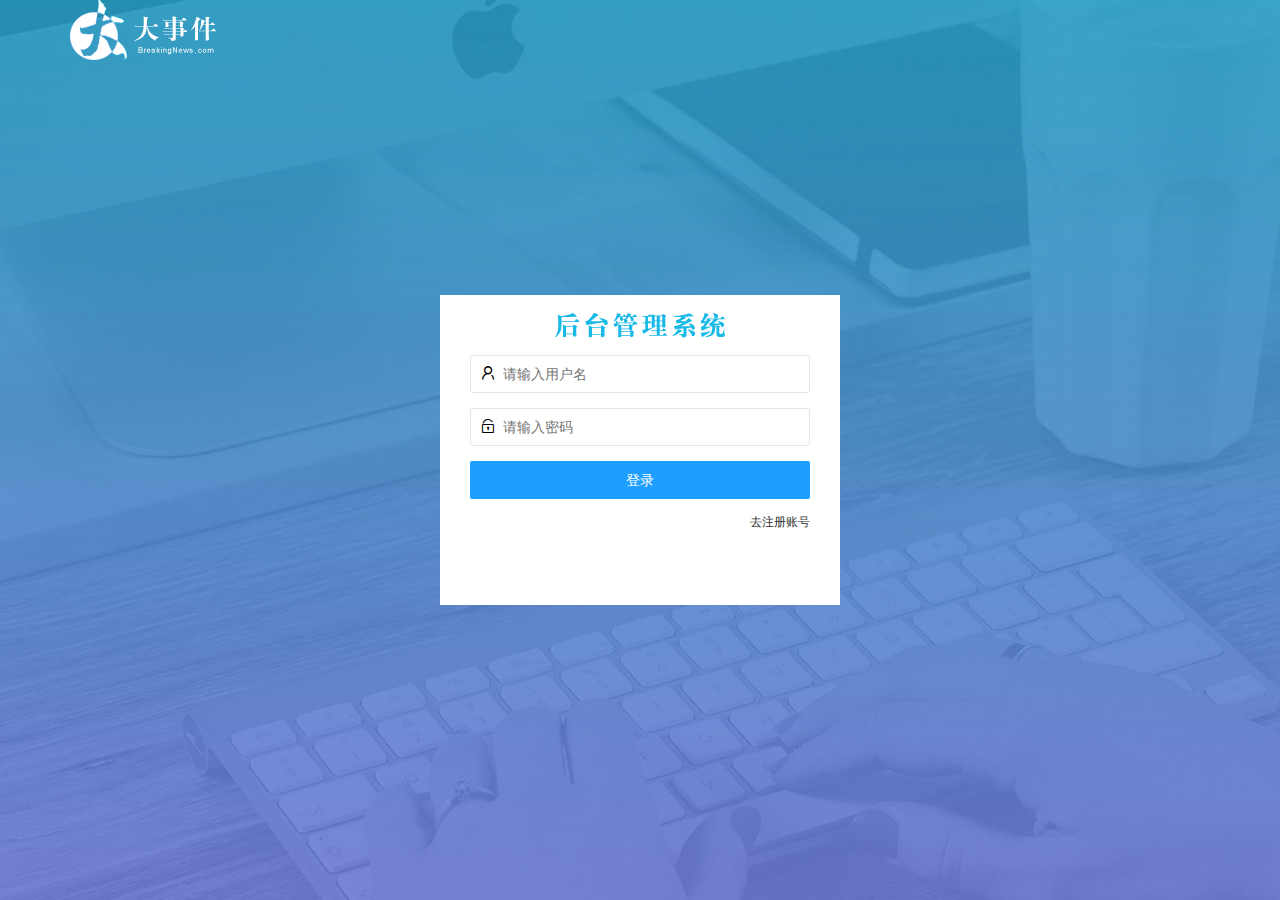
<file: login.html>
<!DOCTYPE html>
<html lang="en">

<head>
  <meta charset="UTF-8" />
  <meta name="viewport" content="width=device-width, initial-scale=1.0" />
  <title>大事件-登录/注册</title>
  <!-- 导入 LayUI 的样式 -->
  <link rel="stylesheet" href="/assets/lib/layui/css/layui.css" />
  <!-- 导入自己的样式表 -->
  <link rel="stylesheet" href="/assets/css/login.css" />
</head>

<body>
  <!-- 头部的 Logo 区域 -->
  <div class="layui-main">
    <img src="/assets/images/logo.png" alt="" />
  </div>

  <!-- 登录注册区域 -->
  <div class="loginAndRegBox">
    <div class="title-box"></div>
     <!-- 登录的div -->
  <div class="login-box">
    <!-- 登录的表单 -->
    <form class="layui-form" action="" id = "form_login">
      <!-- 用户名 -->
      <div class="layui-form-item">
        <i class="layui-icon layui-icon-username"></i>
        <input type="text" name="username" required lay-verify="required" placeholder="请输入用户名" autocomplete="off" class="layui-input" />
      </div>
      <!-- 密码 -->
      <div class="layui-form-item">
        <i class="layui-icon layui-icon-password"></i>
        <input type="password" name="password" required lay-verify="required|pwd" placeholder="请输入密码" autocomplete="off" class="layui-input" />
      </div>
      <!-- 登录按钮 -->
      <div class="layui-form-item">
        <!-- 注意：表单提交按钮和普通按钮的区别，就是 lay-submit 属性 -->
        <button class="layui-btn layui-btn-fluid layui-btn-normal" lay-submit>登录</button>
      </div>
      <div class="layui-form-item links">
        <a href="javascript:;" id="link_reg">去注册账号</a>
      </div>
    </form>
  </div>
   <!-- 注册的div -->
  <div class="reg-box">
    <!-- 注册的表单 -->
    <form class="layui-form" action="" id = "reg-form">
      <!-- 用户名 -->
      <div class="layui-form-item">
        <i class="layui-icon layui-icon-username"></i>
        <input type="text" name="username" required lay-verify="required" placeholder="请输入用户名" autocomplete="off" class="layui-input" />
      </div>
      <!-- 密码 -->
      <div class="layui-form-item">
        <i class="layui-icon layui-icon-password"></i>
        <input type="password" name="password" required lay-verify="required|pwd" placeholder="请输入密码" autocomplete="off" class="layui-input" />
      </div>
      <!-- 密码确认框 -->
      <div class="layui-form-item">
        <i class="layui-icon layui-icon-password"></i>
        <input type="password" name="repassword" required lay-verify="required|pwd|repwd" placeholder="再次确认密码" autocomplete="off" class="layui-input" />
      </div>
      <!-- 注册按钮 -->
      <div class="layui-form-item">
        <!-- 注意：表单提交按钮和普通按钮的区别，就是 lay-submit 属性 -->
        <button class="layui-btn layui-btn-fluid layui-btn-normal" lay-submit>注册</button>
      </div>
      <div class="layui-form-item links">
        <a href="javascript:;" id="link_login">去登录</a>
      </div>
    </form>
  </div>
  </div>
  <script src="/assets/lib/jquery.js"></script>
  <script src="/assets/lib/layui/layui.all.js"></script>
  <script src="/assets/js/baseApi.js"></script>
  <script src="/assets/js/login.js"></script>
</body>

</html>
</file>
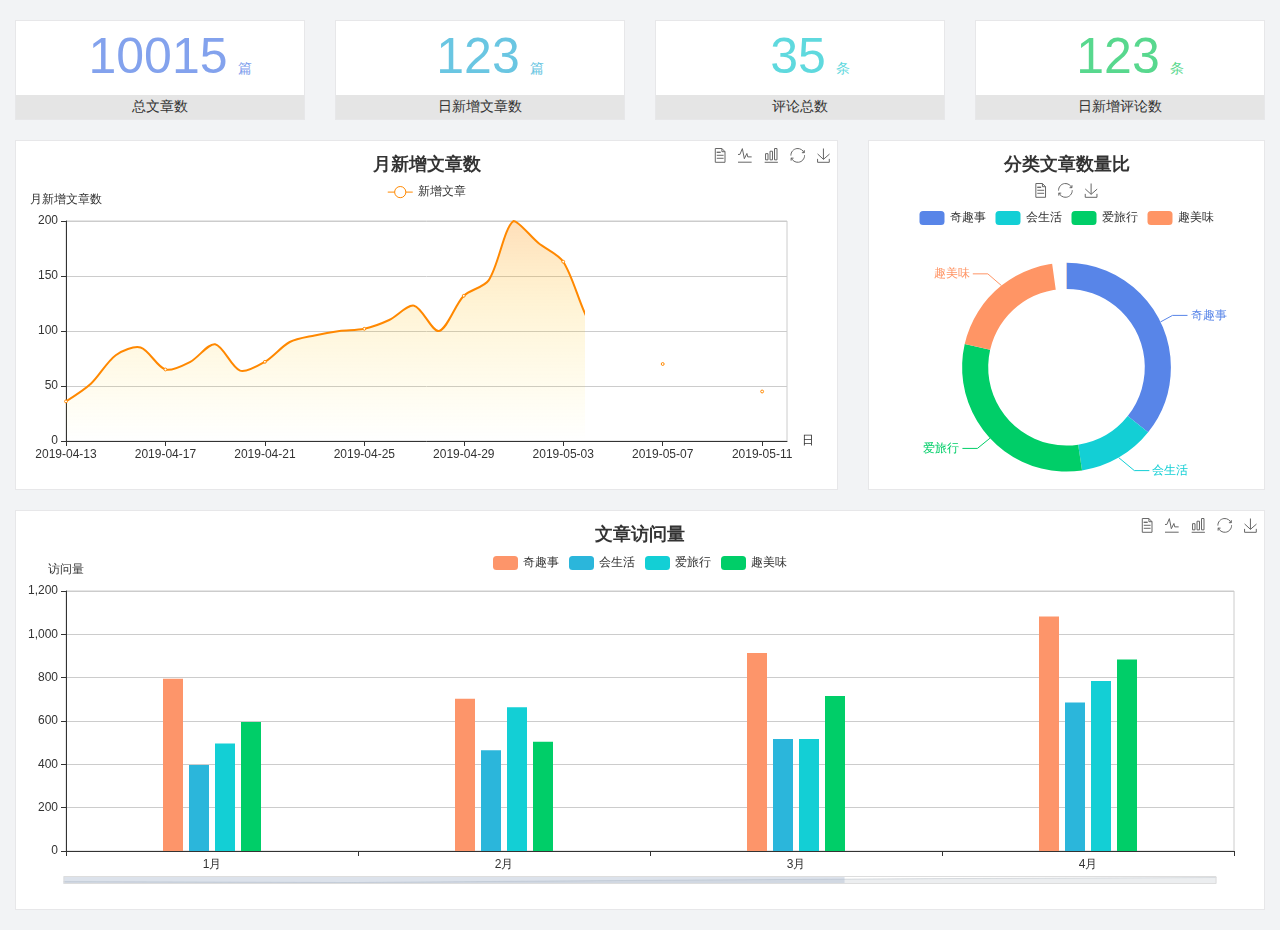
<file: home/dashboard.html>
<!DOCTYPE html>
<html lang="en">

<head>
  <meta charset="UTF-8">
  <meta name="viewport" content="width=device-width, initial-scale=1.0">
  <meta http-equiv="X-UA-Compatible" content="ie=edge">
  <title>图表统计</title>
  <link rel="stylesheet" href="../../assets/lib/bootstrap.css" />
  <link rel="stylesheet" href="../../assets/lib/main.css" />
  <script src="../../assets/lib/jquery.js"></script>
  <script type="text/javascript" src="../../assets/lib/echarts.min.js"></script>
</head>

<body>
  <div class="container-fluid">
    <div class="row spannel_list">
      <div class="col-sm-3 col-xs-6">
        <div class="spannel">
          <em>10015</em><span>篇</span>
          <b>总文章数</b>
        </div>
      </div>
      <div class="col-sm-3 col-xs-6">
        <div class="spannel scolor01">
          <em>123</em><span>篇</span>
          <b>日新增文章数</b>
        </div>
      </div>
      <div class="col-sm-3 col-xs-6">
        <div class="spannel scolor02">
          <em>35</em><span>条</span>
          <b>评论总数</b>
        </div>
      </div>
      <div class="col-sm-3 col-xs-6">
        <div class="spannel scolor03">
          <em>123</em><span>条</span>
          <b>日新增评论数</b>
        </div>
      </div>
    </div>
  </div>

  <div class="container-fluid">
    <div class="row curve-pie">
      <div class="col-lg-8 col-md-8">
        <div class="gragh_pannel" id="curve_show"></div>
      </div>
      <div class="col-lg-4 col-md-4">
        <div class="gragh_pannel" id="pie_show"></div>
      </div>
    </div>
  </div>

  <div class="container-fluid">
    <div class="column_pannel" id="column_show"></div>
  </div>

  <script>
    var oChart = echarts.init(document.getElementById('curve_show'));
    var aList_all = [
      { 'count': 36, 'date': '2019-04-13' },
      { 'count': 52, 'date': '2019-04-14' },
      { 'count': 78, 'date': '2019-04-15' },
      { 'count': 85, 'date': '2019-04-16' },
      { 'count': 65, 'date': '2019-04-17' },
      { 'count': 72, 'date': '2019-04-18' },
      { 'count': 88, 'date': '2019-04-19' },
      { 'count': 64, 'date': '2019-04-20' },
      { 'count': 72, 'date': '2019-04-21' },
      { 'count': 90, 'date': '2019-04-22' },
      { 'count': 96, 'date': '2019-04-23' },
      { 'count': 100, 'date': '2019-04-24' },
      { 'count': 102, 'date': '2019-04-25' },
      { 'count': 110, 'date': '2019-04-26' },
      { 'count': 123, 'date': '2019-04-27' },
      { 'count': 100, 'date': '2019-04-28' },
      { 'count': 132, 'date': '2019-04-29' },
      { 'count': 146, 'date': '2019-04-30' },
      { 'count': 200, 'date': '2019-05-01' },
      { 'count': 180, 'date': '2019-05-02' },
      { 'count': 163, 'date': '2019-05-03' },
      { 'count': 110, 'date': '2019-05-04' },
      { 'count': 80, 'date': '2019-05-05' },
      { 'count': 82, 'date': '2019-05-06' },
      { 'count': 70, 'date': '2019-05-07' },
      { 'count': 65, 'date': '2019-05-08' },
      { 'count': 54, 'date': '2019-05-09' },
      { 'count': 40, 'date': '2019-05-10' },
      { 'count': 45, 'date': '2019-05-11' },
      { 'count': 38, 'date': '2019-05-12' },
    ];

    let aCount = [];
    let aDate = [];

    for (var i = 0; i < aList_all.length; i++) {
      aCount.push(aList_all[i].count);
      aDate.push(aList_all[i].date);
    }

    var chartopt = {
      title: {
        text: '月新增文章数',
        left: 'center',
        top: '10'
      },
      tooltip: {
        trigger: 'axis'
      },
      legend: {
        data: ['新增文章'],
        top: '40'
      },
      toolbox: {
        show: true,
        feature: {
          mark: { show: true },
          dataView: { show: true, readOnly: false },
          magicType: { show: true, type: ['line', 'bar'] },
          restore: { show: true },
          saveAsImage: { show: true }
        }
      },
      calculable: true,
      xAxis: [
        {
          name: '日',
          type: 'category',
          boundaryGap: false,
          data: aDate
        }
      ],
      yAxis: [
        {
          name: '月新增文章数',
          type: 'value'
        }
      ],
      series: [
        {
          name: '新增文章',
          type: 'line',
          smooth: true,
          itemStyle: { normal: { areaStyle: { type: 'default' }, color: '#f80' }, lineStyle: { color: '#f80' } },
          data: aCount
        }],
      areaStyle: {
        normal: {
          color: new echarts.graphic.LinearGradient(0, 0, 0, 1, [{
            offset: 0,
            color: 'rgba(255,136,0,0.39)'
          }, {
            offset: .34,
            color: 'rgba(255,180,0,0.25)'
          }, {
            offset: 1,
            color: 'rgba(255,222,0,0.00)'
          }])

        }
      },
      grid: {
        show: true,
        x: 50,
        x2: 50,
        y: 80,
        height: 220
      }
    };

    oChart.setOption(chartopt);


    var oPie = echarts.init(document.getElementById('pie_show'));
    var oPieopt =
    {
      title: {
        top: 10,
        text: '分类文章数量比',
        x: 'center'
      },
      tooltip: {
        trigger: 'item',
        formatter: "{a} <br/>{b} : {c} ({d}%)"
      },
      color: ['#5885e8', '#13cfd5', '#00ce68', '#ff9565'],
      legend: {
        x: 'center',
        top: 65,
        data: ['奇趣事', '会生活', '爱旅行', '趣美味']
      },
      toolbox: {
        show: true,
        x: 'center',
        top: 35,
        feature: {
          mark: { show: true },
          dataView: { show: true, readOnly: false },
          magicType: {
            show: true,
            type: ['pie', 'funnel'],
            option: {
              funnel: {
                x: '25%',
                width: '50%',
                funnelAlign: 'left',
                max: 1548
              }
            }
          },
          restore: { show: true },
          saveAsImage: { show: true }
        }
      },
      calculable: true,
      series: [
        {
          name: '访问来源',
          type: 'pie',
          radius: ['45%', '60%'],
          center: ['50%', '65%'],
          data: [
            { value: 300, name: '奇趣事' },
            { value: 100, name: '会生活' },
            { value: 260, name: '爱旅行' },
            { value: 180, name: '趣美味' }
          ]
        }
      ]
    };
    oPie.setOption(oPieopt);



    var oColumn = this.echarts.init(document.getElementById('column_show'));
    var oColumnopt =
    {
      title: {
        text: '文章访问量',
        left: 'center',
        top: '10'
      },
      tooltip: {
        trigger: 'axis'
      },
      legend: {
        data: ['奇趣事', '会生活', '爱旅行', '趣美味'],
        top: '40'
      },
      toolbox: {
        show: true,
        feature: {
          mark: { show: true },
          dataView: { show: true, readOnly: false },
          magicType: { show: true, type: ['line', 'bar'] },
          restore: { show: true },
          saveAsImage: { show: true }
        }
      },
      calculable: true,
      xAxis: [
        {
          type: 'category',
          data: ['1月', '2月', '3月', '4月', '5月']
        }
      ],
      yAxis: [
        {
          name: '访问量',
          type: 'value'
        }
      ],
      series: [
        {
          name: '奇趣事',
          type: 'bar',
          barWidth: 20,
          itemStyle: {
            normal: { areaStyle: { type: 'default' }, color: '#fd956a' }
          },
          data: [800, 708, 920, 1090, 1200]
        },
        {
          name: '会生活',
          type: 'bar',
          barWidth: 20,
          itemStyle: {
            normal: { areaStyle: { type: 'default' }, color: '#2bb6db' }
          },
          data: [400, 468, 520, 690, 800]
        },
        {
          name: '爱旅行',
          type: 'bar',
          barWidth: 20,
          itemStyle: {
            normal: { areaStyle: { type: 'default' }, color: '#13cfd5' }
          },
          data: [500, 668, 520, 790, 900]
        },
        {
          name: '趣美味',
          type: 'bar',
          barWidth: 20,
          itemStyle: {
            normal: { areaStyle: { type: 'default' }, color: '#00ce68' }
          },
          data: [600, 508, 720, 890, 1000]
        }
      ],
      grid: {
        show: true,
        x: 50,
        x2: 30,
        y: 80,
        height: 260
      },
      dataZoom: [//给x轴设置滚动条
        {
          start: 0,//默认为0
          end: 100 - 1000 / 31,//默认为100
          type: 'slider',
          show: true,
          xAxisIndex: [0],
          handleSize: 0,//滑动条的 左右2个滑动条的大小
          height: 8,//组件高度
          left: 45, //左边的距离
          right: 50,//右边的距离
          bottom: 26,//右边的距离
          handleColor: '#ddd',//h滑动图标的颜色
          handleStyle: {
            borderColor: "#cacaca",
            borderWidth: "1",
            shadowBlur: 2,
            background: "#ddd",
            shadowColor: "#ddd",
          }
        }]
    };
    oColumn.setOption(oColumnopt);
  </script>
</body>

</html>
</file>
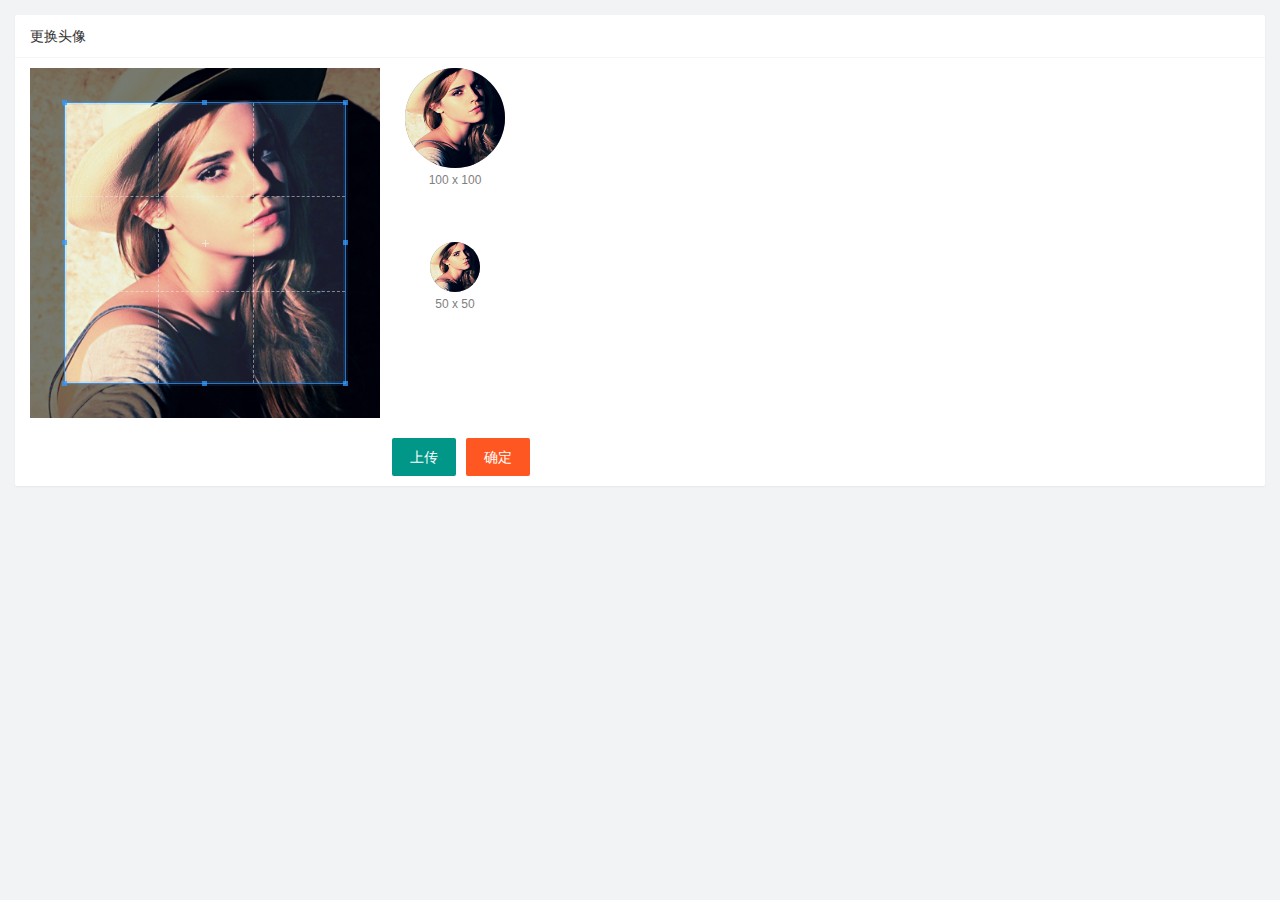
<file: user/user_avatar.html>
<!DOCTYPE html>
<html lang="en">

<head>
    <meta charset="UTF-8" />
    <meta name="viewport" content="width=device-width, initial-scale=1.0" />
    <title>Document</title>
    <link rel="stylesheet" href="/assets/lib/layui/css/layui.css" />
    <link rel="stylesheet" href="/assets/css/user/user_avatar.css" />
    <link rel="stylesheet" href="/assets/lib/cropper/cropper.css" />
</head>

<body>
    <!-- 卡片区域 -->
    <div class="layui-card">
        <div class="layui-card-header">更换头像</div>
        <div class="layui-card-body">
            <!-- 第一行的图片裁剪和预览区域 -->
            <div class="row1">
                <!-- 图片裁剪区域 -->
                <div class="cropper-box">
                    <!-- 这个 img 标签很重要，将来会把它初始化为裁剪区域 -->
                    <img id="image" src="/assets/images/sample.jpg" />
                </div>
                <!-- 图片的预览区域 -->
                <div class="preview-box">
                    <div>
                        <!-- 宽高为 100px 的预览区域 -->
                        <div class="img-preview w100"></div>
                        <p class="size">100 x 100</p>
                    </div>
                    <div>
                        <!-- 宽高为 50px 的预览区域 -->
                        <div class="img-preview w50"></div>
                        <p class="size">50 x 50</p>
                    </div>
                </div>
            </div> <!-- 第二行的按钮区域 -->
            <div class="row2">
                <input type="file" name="" id="file" accept="image/jpeg,image/png" />
                <button type="button" class="layui-btn" id="chooseImg">上传</button>
                <button type="button" class="layui-btn layui-btn-danger" id="btnUpload">确定</button>
            </div>
        </div>
    </div>
    <script src="/assets/lib/layui/layui.all.js"></script>
    <script src="/assets/lib/jquery.js"></script>
    <script src="/assets/lib/cropper/Cropper.js"></script>
    <script src="/assets/lib/cropper/jquery-cropper.js"></script>
    <script src="/assets/js/baseApi.js"></script>
    <script src="/assets/js/user/user_avatar.js"></script>
</body>

</html>
</file>
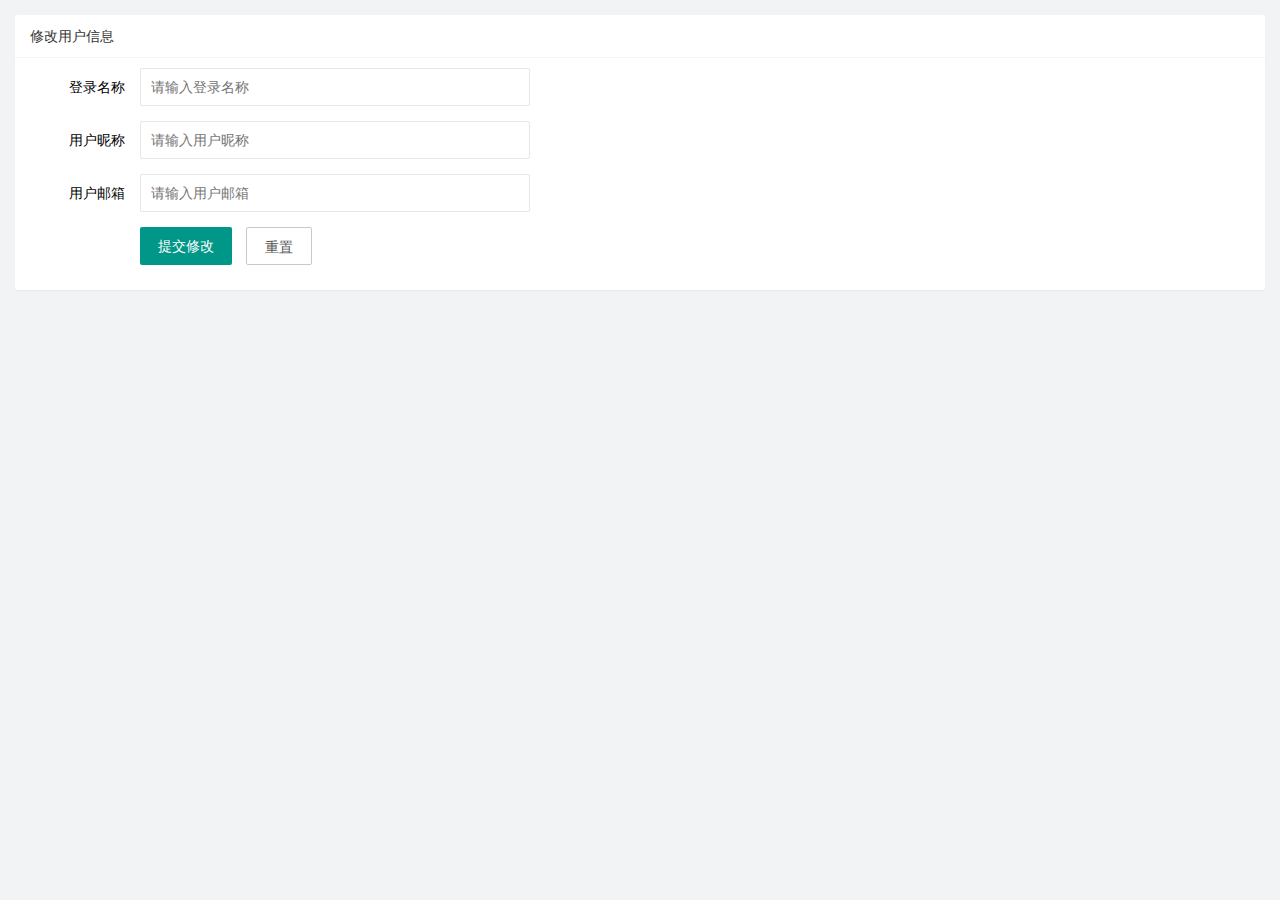
<file: user/user_info.html>
<!DOCTYPE html>
<html lang="en">

<head>
    <meta charset="UTF-8" />
    <meta name="viewport" content="width=device-width, initial-scale=1.0" />
    <title>Document</title>
    <!-- 导入 layui 的样式 -->
    <link rel="stylesheet" href="/assets/lib/layui/css/layui.css" />
    <!-- 导入自己的样式 -->
    <link rel="stylesheet" href="/assets/css/user/user_info.css" />
</head>

<body>
    <!-- 卡片区域 -->
    <div class="layui-card">
        <div class="layui-card-header">修改用户信息</div>
        <div class="layui-card-body">
            <!-- form 表单区域 -->
            <form class="layui-form" lay-filter="formUserInfo">
                <input type="hidden" name="id" />
                <div class="layui-form-item">
                    <label class="layui-form-label">登录名称</label>
                    <div class="layui-input-block">
                        <input type="text" name="username" required lay-verify="required" placeholder="请输入登录名称"
                            autocomplete="off" class="layui-input" readonly />
                    </div>
                </div>
                <div class="layui-form-item">
                    <label class="layui-form-label">用户昵称</label>
                    <div class="layui-input-block">
                        <input type="text" name="nickname" required lay-verify="required|nickname" placeholder="请输入用户昵称"
                            autocomplete="off" class="layui-input" />
                    </div>
                </div>
                <div class="layui-form-item">
                    <label class="layui-form-label">用户邮箱</label>
                    <div class="layui-input-block">
                        <input type="text" name="email" required lay-verify="required|email" placeholder="请输入用户邮箱"
                            autocomplete="off" class="layui-input" />
                    </div>
                </div>
                <div class="layui-form-item">
                    <div class="layui-input-block">
                        <button class="layui-btn" lay-submit lay-filter="formDemo">提交修改</button>
                        <button type="reset" class="layui-btn layui-btn-primary" id="btnReset">重置</button>
                    </div>
                </div>
            </form>
        </div>
    </div>

    <!-- 导入 layui 的 js -->
    <script src="/assets/lib/layui/layui.all.js"></script>
    <!-- 导入 jquery -->
    <script src="/assets/lib/jquery.js"></script>
    <script src="/assets/js/baseApi.js"></script>
    <!-- 导入自己的 js -->
    <script src="/assets/js/user/user_info.js"></script>
</body>

</html>
</file>
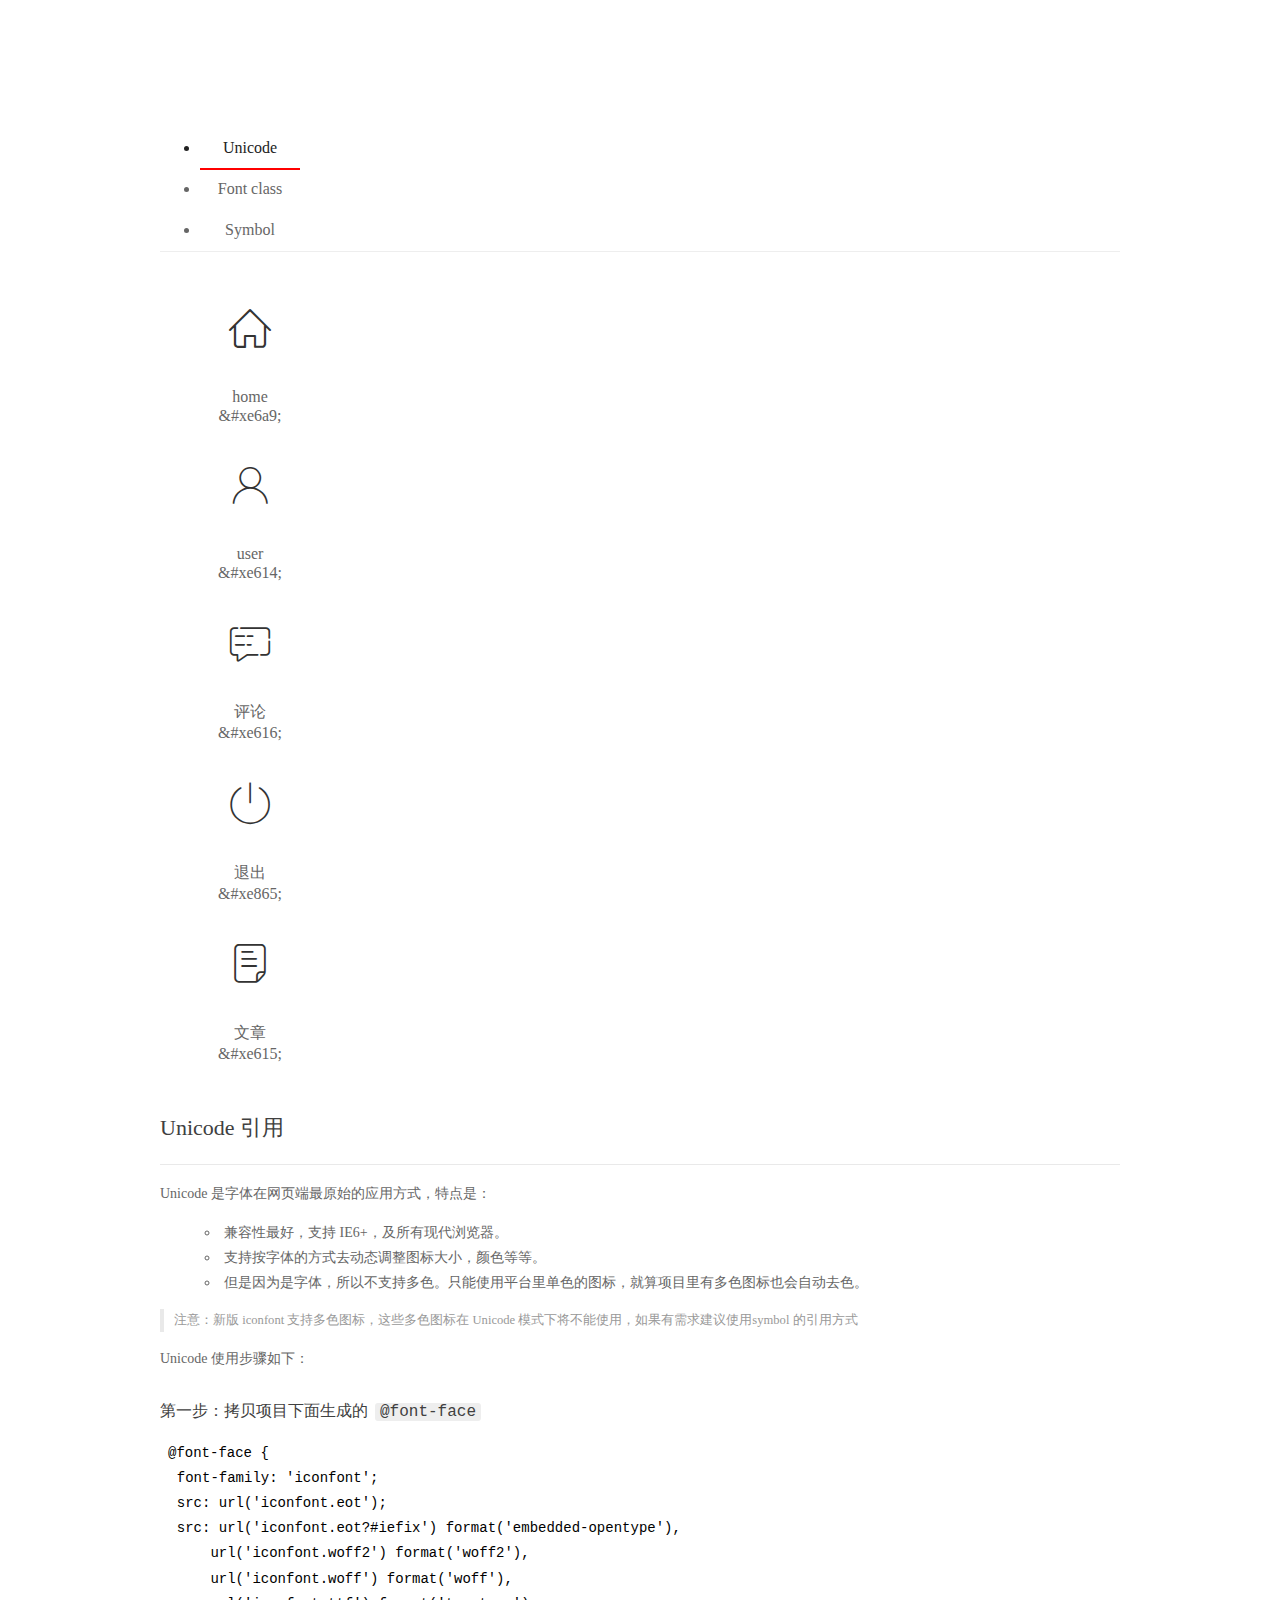
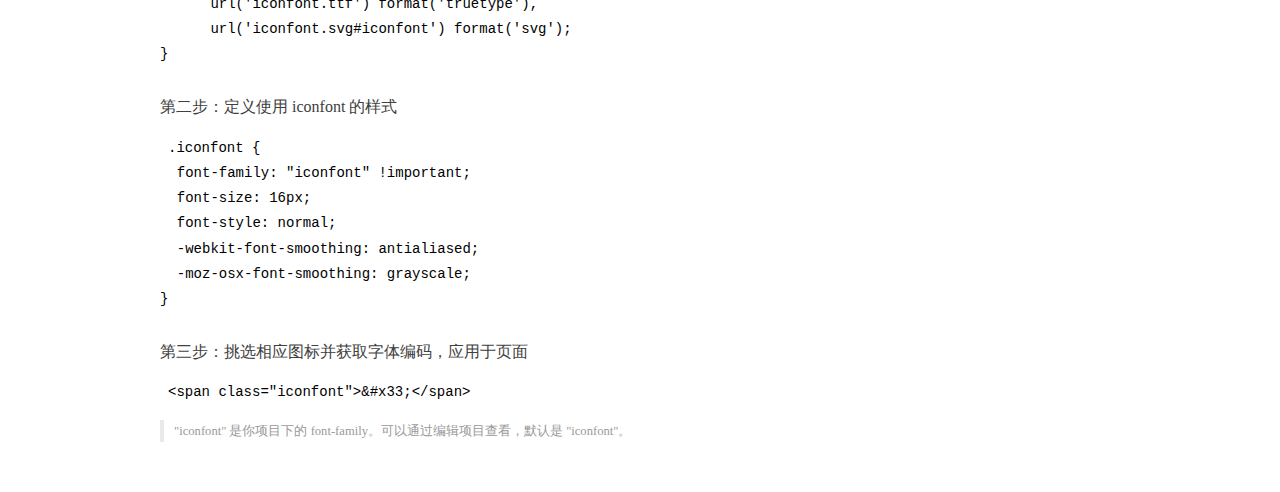
<file: assets/fonts/demo_index.html>
<!DOCTYPE html>
<html>
<head>
  <meta charset="utf-8"/>
  <title>IconFont Demo</title>
  <link rel="shortcut icon" href="https://gtms04.alicdn.com/tps/i4/TB1_oz6GVXXXXaFXpXXJDFnIXXX-64-64.ico" type="image/x-icon"/>
  <link rel="stylesheet" href="https://g.alicdn.com/thx/cube/1.3.2/cube.min.css">
  <link rel="stylesheet" href="demo.css">
  <link rel="stylesheet" href="iconfont.css">
  <script src="iconfont.js"></script>
  <!-- jQuery -->
  <script src="https://a1.alicdn.com/oss/uploads/2018/12/26/7bfddb60-08e8-11e9-9b04-53e73bb6408b.js"></script>
  <!-- 代码高亮 -->
  <script src="https://a1.alicdn.com/oss/uploads/2018/12/26/a3f714d0-08e6-11e9-8a15-ebf944d7534c.js"></script>
</head>
<body>
  <div class="main">
    <h1 class="logo"><a href="https://www.iconfont.cn/" title="iconfont 首页" target="_blank">&#xe86b;</a></h1>
    <div class="nav-tabs">
      <ul id="tabs" class="dib-box">
        <li class="dib active"><span>Unicode</span></li>
        <li class="dib"><span>Font class</span></li>
        <li class="dib"><span>Symbol</span></li>
      </ul>
      
    </div>
    <div class="tab-container">
      <div class="content unicode" style="display: block;">
          <ul class="icon_lists dib-box">
          
            <li class="dib">
              <span class="icon iconfont">&#xe6a9;</span>
                <div class="name">home</div>
                <div class="code-name">&amp;#xe6a9;</div>
              </li>
          
            <li class="dib">
              <span class="icon iconfont">&#xe614;</span>
                <div class="name">user</div>
                <div class="code-name">&amp;#xe614;</div>
              </li>
          
            <li class="dib">
              <span class="icon iconfont">&#xe616;</span>
                <div class="name">评论</div>
                <div class="code-name">&amp;#xe616;</div>
              </li>
          
            <li class="dib">
              <span class="icon iconfont">&#xe865;</span>
                <div class="name">退出</div>
                <div class="code-name">&amp;#xe865;</div>
              </li>
          
            <li class="dib">
              <span class="icon iconfont">&#xe615;</span>
                <div class="name">文章</div>
                <div class="code-name">&amp;#xe615;</div>
              </li>
          
          </ul>
          <div class="article markdown">
          <h2 id="unicode-">Unicode 引用</h2>
          <hr>

          <p>Unicode 是字体在网页端最原始的应用方式，特点是：</p>
          <ul>
            <li>兼容性最好，支持 IE6+，及所有现代浏览器。</li>
            <li>支持按字体的方式去动态调整图标大小，颜色等等。</li>
            <li>但是因为是字体，所以不支持多色。只能使用平台里单色的图标，就算项目里有多色图标也会自动去色。</li>
          </ul>
          <blockquote>
            <p>注意：新版 iconfont 支持多色图标，这些多色图标在 Unicode 模式下将不能使用，如果有需求建议使用symbol 的引用方式</p>
          </blockquote>
          <p>Unicode 使用步骤如下：</p>
          <h3 id="-font-face">第一步：拷贝项目下面生成的 <code>@font-face</code></h3>
<pre><code class="language-css"
>@font-face {
  font-family: 'iconfont';
  src: url('iconfont.eot');
  src: url('iconfont.eot?#iefix') format('embedded-opentype'),
      url('iconfont.woff2') format('woff2'),
      url('iconfont.woff') format('woff'),
      url('iconfont.ttf') format('truetype'),
      url('iconfont.svg#iconfont') format('svg');
}
</code></pre>
          <h3 id="-iconfont-">第二步：定义使用 iconfont 的样式</h3>
<pre><code class="language-css"
>.iconfont {
  font-family: "iconfont" !important;
  font-size: 16px;
  font-style: normal;
  -webkit-font-smoothing: antialiased;
  -moz-osx-font-smoothing: grayscale;
}
</code></pre>
          <h3 id="-">第三步：挑选相应图标并获取字体编码，应用于页面</h3>
<pre>
<code class="language-html"
>&lt;span class="iconfont"&gt;&amp;#x33;&lt;/span&gt;
</code></pre>
          <blockquote>
            <p>"iconfont" 是你项目下的 font-family。可以通过编辑项目查看，默认是 "iconfont"。</p>
          </blockquote>
          </div>
      </div>
      <div class="content font-class">
        <ul class="icon_lists dib-box">
          
          <li class="dib">
            <span class="icon iconfont icon-home"></span>
            <div class="name">
              home
            </div>
            <div class="code-name">.icon-home
            </div>
          </li>
          
          <li class="dib">
            <span class="icon iconfont icon-user"></span>
            <div class="name">
              user
            </div>
            <div class="code-name">.icon-user
            </div>
          </li>
          
          <li class="dib">
            <span class="icon iconfont icon-pinglun"></span>
            <div class="name">
              评论
            </div>
            <div class="code-name">.icon-pinglun
            </div>
          </li>
          
          <li class="dib">
            <span class="icon iconfont icon-tuichu"></span>
            <div class="name">
              退出
            </div>
            <div class="code-name">.icon-tuichu
            </div>
          </li>
          
          <li class="dib">
            <span class="icon iconfont icon-16"></span>
            <div class="name">
              文章
            </div>
            <div class="code-name">.icon-16
            </div>
          </li>
          
        </ul>
        <div class="article markdown">
        <h2 id="font-class-">font-class 引用</h2>
        <hr>

        <p>font-class 是 Unicode 使用方式的一种变种，主要是解决 Unicode 书写不直观，语意不明确的问题。</p>
        <p>与 Unicode 使用方式相比，具有如下特点：</p>
        <ul>
          <li>兼容性良好，支持 IE8+，及所有现代浏览器。</li>
          <li>相比于 Unicode 语意明确，书写更直观。可以很容易分辨这个 icon 是什么。</li>
          <li>因为使用 class 来定义图标，所以当要替换图标时，只需要修改 class 里面的 Unicode 引用。</li>
          <li>不过因为本质上还是使用的字体，所以多色图标还是不支持的。</li>
        </ul>
        <p>使用步骤如下：</p>
        <h3 id="-fontclass-">第一步：引入项目下面生成的 fontclass 代码：</h3>
<pre><code class="language-html">&lt;link rel="stylesheet" href="./iconfont.css"&gt;
</code></pre>
        <h3 id="-">第二步：挑选相应图标并获取类名，应用于页面：</h3>
<pre><code class="language-html">&lt;span class="iconfont icon-xxx"&gt;&lt;/span&gt;
</code></pre>
        <blockquote>
          <p>"
            iconfont" 是你项目下的 font-family。可以通过编辑项目查看，默认是 "iconfont"。</p>
        </blockquote>
      </div>
      </div>
      <div class="content symbol">
          <ul class="icon_lists dib-box">
          
            <li class="dib">
                <svg class="icon svg-icon" aria-hidden="true">
                  <use xlink:href="#icon-home"></use>
                </svg>
                <div class="name">home</div>
                <div class="code-name">#icon-home</div>
            </li>
          
            <li class="dib">
                <svg class="icon svg-icon" aria-hidden="true">
                  <use xlink:href="#icon-user"></use>
                </svg>
                <div class="name">user</div>
                <div class="code-name">#icon-user</div>
            </li>
          
            <li class="dib">
                <svg class="icon svg-icon" aria-hidden="true">
                  <use xlink:href="#icon-pinglun"></use>
                </svg>
                <div class="name">评论</div>
                <div class="code-name">#icon-pinglun</div>
            </li>
          
            <li class="dib">
                <svg class="icon svg-icon" aria-hidden="true">
                  <use xlink:href="#icon-tuichu"></use>
                </svg>
                <div class="name">退出</div>
                <div class="code-name">#icon-tuichu</div>
            </li>
          
            <li class="dib">
                <svg class="icon svg-icon" aria-hidden="true">
                  <use xlink:href="#icon-16"></use>
                </svg>
                <div class="name">文章</div>
                <div class="code-name">#icon-16</div>
            </li>
          
          </ul>
          <div class="article markdown">
          <h2 id="symbol-">Symbol 引用</h2>
          <hr>

          <p>这是一种全新的使用方式，应该说这才是未来的主流，也是平台目前推荐的用法。相关介绍可以参考这篇<a href="">文章</a>
            这种用法其实是做了一个 SVG 的集合，与另外两种相比具有如下特点：</p>
          <ul>
            <li>支持多色图标了，不再受单色限制。</li>
            <li>通过一些技巧，支持像字体那样，通过 <code>font-size</code>, <code>color</code> 来调整样式。</li>
            <li>兼容性较差，支持 IE9+，及现代浏览器。</li>
            <li>浏览器渲染 SVG 的性能一般，还不如 png。</li>
          </ul>
          <p>使用步骤如下：</p>
          <h3 id="-symbol-">第一步：引入项目下面生成的 symbol 代码：</h3>
<pre><code class="language-html">&lt;script src="./iconfont.js"&gt;&lt;/script&gt;
</code></pre>
          <h3 id="-css-">第二步：加入通用 CSS 代码（引入一次就行）：</h3>
<pre><code class="language-html">&lt;style&gt;
.icon {
  width: 1em;
  height: 1em;
  vertical-align: -0.15em;
  fill: currentColor;
  overflow: hidden;
}
&lt;/style&gt;
</code></pre>
          <h3 id="-">第三步：挑选相应图标并获取类名，应用于页面：</h3>
<pre><code class="language-html">&lt;svg class="icon" aria-hidden="true"&gt;
  &lt;use xlink:href="#icon-xxx"&gt;&lt;/use&gt;
&lt;/svg&gt;
</code></pre>
          </div>
      </div>

    </div>
  </div>
  <script>
  $(document).ready(function () {
      $('.tab-container .content:first').show()

      $('#tabs li').click(function (e) {
        var tabContent = $('.tab-container .content')
        var index = $(this).index()

        if ($(this).hasClass('active')) {
          return
        } else {
          $('#tabs li').removeClass('active')
          $(this).addClass('active')

          tabContent.hide().eq(index).fadeIn()
        }
      })
    })
  </script>
</body>
</html>
</file>
<file: assets/lib/layui/css/layui.css>
/** layui-v2.5.5 MIT License By https://www.layui.com */
 .layui-inline,img{display:inline-block;vertical-align:middle}h1,h2,h3,h4,h5,h6{font-weight:400}.layui-edge,.layui-header,.layui-inline,.layui-main{position:relative}.layui-body,.layui-edge,.layui-elip{overflow:hidden}.layui-btn,.layui-edge,.layui-inline,img{vertical-align:middle}.layui-btn,.layui-disabled,.layui-icon,.layui-unselect{-moz-user-select:none;-webkit-user-select:none;-ms-user-select:none}.layui-elip,.layui-form-checkbox span,.layui-form-pane .layui-form-label{text-overflow:ellipsis;white-space:nowrap}.layui-breadcrumb,.layui-tree-btnGroup{visibility:hidden}blockquote,body,button,dd,div,dl,dt,form,h1,h2,h3,h4,h5,h6,input,li,ol,p,pre,td,textarea,th,ul{margin:0;padding:0;-webkit-tap-highlight-color:rgba(0,0,0,0)}a:active,a:hover{outline:0}img{border:none}li{list-style:none}table{border-collapse:collapse;border-spacing:0}h4,h5,h6{font-size:100%}button,input,optgroup,option,select,textarea{font-family:inherit;font-size:inherit;font-style:inherit;font-weight:inherit;outline:0}pre{white-space:pre-wrap;white-space:-moz-pre-wrap;white-space:-pre-wrap;white-space:-o-pre-wrap;word-wrap:break-word}body{line-height:24px;font:14px Helvetica Neue,Helvetica,PingFang SC,Tahoma,Arial,sans-serif}hr{height:1px;margin:10px 0;border:0;clear:both}a{color:#333;text-decoration:none}a:hover{color:#777}a cite{font-style:normal;*cursor:pointer}.layui-border-box,.layui-border-box *{box-sizing:border-box}.layui-box,.layui-box *{box-sizing:content-box}.layui-clear{clear:both;*zoom:1}.layui-clear:after{content:'\20';clear:both;*zoom:1;display:block;height:0}.layui-inline{*display:inline;*zoom:1}.layui-edge{display:inline-block;width:0;height:0;border-width:6px;border-style:dashed;border-color:transparent}.layui-edge-top{top:-4px;border-bottom-color:#999;border-bottom-style:solid}.layui-edge-right{border-left-color:#999;border-left-style:solid}.layui-edge-bottom{top:2px;border-top-color:#999;border-top-style:solid}.layui-edge-left{border-right-color:#999;border-right-style:solid}.layui-disabled,.layui-disabled:hover{color:#d2d2d2!important;cursor:not-allowed!important}.layui-circle{border-radius:100%}.layui-show{display:block!important}.layui-hide{display:none!important}@font-face{font-family:layui-icon;src:url(../font/iconfont.eot?v=250);src:url(../font/iconfont.eot?v=250#iefix) format('embedded-opentype'),url(../font/iconfont.woff2?v=250) format('woff2'),url(../font/iconfont.woff?v=250) format('woff'),url(../font/iconfont.ttf?v=250) format('truetype'),url(../font/iconfont.svg?v=250#layui-icon) format('svg')}.layui-icon{font-family:layui-icon!important;font-size:16px;font-style:normal;-webkit-font-smoothing:antialiased;-moz-osx-font-smoothing:grayscale}.layui-icon-reply-fill:before{content:"\e611"}.layui-icon-set-fill:before{content:"\e614"}.layui-icon-menu-fill:before{content:"\e60f"}.layui-icon-search:before{content:"\e615"}.layui-icon-share:before{content:"\e641"}.layui-icon-set-sm:before{content:"\e620"}.layui-icon-engine:before{content:"\e628"}.layui-icon-close:before{content:"\1006"}.layui-icon-close-fill:before{content:"\1007"}.layui-icon-chart-screen:before{content:"\e629"}.layui-icon-star:before{content:"\e600"}.layui-icon-circle-dot:before{content:"\e617"}.layui-icon-chat:before{content:"\e606"}.layui-icon-release:before{content:"\e609"}.layui-icon-list:before{content:"\e60a"}.layui-icon-chart:before{content:"\e62c"}.layui-icon-ok-circle:before{content:"\1005"}.layui-icon-layim-theme:before{content:"\e61b"}.layui-icon-table:before{content:"\e62d"}.layui-icon-right:before{content:"\e602"}.layui-icon-left:before{content:"\e603"}.layui-icon-cart-simple:before{content:"\e698"}.layui-icon-face-cry:before{content:"\e69c"}.layui-icon-face-smile:before{content:"\e6af"}.layui-icon-survey:before{content:"\e6b2"}.layui-icon-tree:before{content:"\e62e"}.layui-icon-upload-circle:before{content:"\e62f"}.layui-icon-add-circle:before{content:"\e61f"}.layui-icon-download-circle:before{content:"\e601"}.layui-icon-templeate-1:before{content:"\e630"}.layui-icon-util:before{content:"\e631"}.layui-icon-face-surprised:before{content:"\e664"}.layui-icon-edit:before{content:"\e642"}.layui-icon-speaker:before{content:"\e645"}.layui-icon-down:before{content:"\e61a"}.layui-icon-file:before{content:"\e621"}.layui-icon-layouts:before{content:"\e632"}.layui-icon-rate-half:before{content:"\e6c9"}.layui-icon-add-circle-fine:before{content:"\e608"}.layui-icon-prev-circle:before{content:"\e633"}.layui-icon-read:before{content:"\e705"}.layui-icon-404:before{content:"\e61c"}.layui-icon-carousel:before{content:"\e634"}.layui-icon-help:before{content:"\e607"}.layui-icon-code-circle:before{content:"\e635"}.layui-icon-water:before{content:"\e636"}.layui-icon-username:before{content:"\e66f"}.layui-icon-find-fill:before{content:"\e670"}.layui-icon-about:before{content:"\e60b"}.layui-icon-location:before{content:"\e715"}.layui-icon-up:before{content:"\e619"}.layui-icon-pause:before{content:"\e651"}.layui-icon-date:before{content:"\e637"}.layui-icon-layim-uploadfile:before{content:"\e61d"}.layui-icon-delete:before{content:"\e640"}.layui-icon-play:before{content:"\e652"}.layui-icon-top:before{content:"\e604"}.layui-icon-friends:before{content:"\e612"}.layui-icon-refresh-3:before{content:"\e9aa"}.layui-icon-ok:before{content:"\e605"}.layui-icon-layer:before{content:"\e638"}.layui-icon-face-smile-fine:before{content:"\e60c"}.layui-icon-dollar:before{content:"\e659"}.layui-icon-group:before{content:"\e613"}.layui-icon-layim-download:before{content:"\e61e"}.layui-icon-picture-fine:before{content:"\e60d"}.layui-icon-link:before{content:"\e64c"}.layui-icon-diamond:before{content:"\e735"}.layui-icon-log:before{content:"\e60e"}.layui-icon-rate-solid:before{content:"\e67a"}.layui-icon-fonts-del:before{content:"\e64f"}.layui-icon-unlink:before{content:"\e64d"}.layui-icon-fonts-clear:before{content:"\e639"}.layui-icon-triangle-r:before{content:"\e623"}.layui-icon-circle:before{content:"\e63f"}.layui-icon-radio:before{content:"\e643"}.layui-icon-align-center:before{content:"\e647"}.layui-icon-align-right:before{content:"\e648"}.layui-icon-align-left:before{content:"\e649"}.layui-icon-loading-1:before{content:"\e63e"}.layui-icon-return:before{content:"\e65c"}.layui-icon-fonts-strong:before{content:"\e62b"}.layui-icon-upload:before{content:"\e67c"}.layui-icon-dialogue:before{content:"\e63a"}.layui-icon-video:before{content:"\e6ed"}.layui-icon-headset:before{content:"\e6fc"}.layui-icon-cellphone-fine:before{content:"\e63b"}.layui-icon-add-1:before{content:"\e654"}.layui-icon-face-smile-b:before{content:"\e650"}.layui-icon-fonts-html:before{content:"\e64b"}.layui-icon-form:before{content:"\e63c"}.layui-icon-cart:before{content:"\e657"}.layui-icon-camera-fill:before{content:"\e65d"}.layui-icon-tabs:before{content:"\e62a"}.layui-icon-fonts-code:before{content:"\e64e"}.layui-icon-fire:before{content:"\e756"}.layui-icon-set:before{content:"\e716"}.layui-icon-fonts-u:before{content:"\e646"}.layui-icon-triangle-d:before{content:"\e625"}.layui-icon-tips:before{content:"\e702"}.layui-icon-picture:before{content:"\e64a"}.layui-icon-more-vertical:before{content:"\e671"}.layui-icon-flag:before{content:"\e66c"}.layui-icon-loading:before{content:"\e63d"}.layui-icon-fonts-i:before{content:"\e644"}.layui-icon-refresh-1:before{content:"\e666"}.layui-icon-rmb:before{content:"\e65e"}.layui-icon-home:before{content:"\e68e"}.layui-icon-user:before{content:"\e770"}.layui-icon-notice:before{content:"\e667"}.layui-icon-login-weibo:before{content:"\e675"}.layui-icon-voice:before{content:"\e688"}.layui-icon-upload-drag:before{content:"\e681"}.layui-icon-login-qq:before{content:"\e676"}.layui-icon-snowflake:before{content:"\e6b1"}.layui-icon-file-b:before{content:"\e655"}.layui-icon-template:before{content:"\e663"}.layui-icon-auz:before{content:"\e672"}.layui-icon-console:before{content:"\e665"}.layui-icon-app:before{content:"\e653"}.layui-icon-prev:before{content:"\e65a"}.layui-icon-website:before{content:"\e7ae"}.layui-icon-next:before{content:"\e65b"}.layui-icon-component:before{content:"\e857"}.layui-icon-more:before{content:"\e65f"}.layui-icon-login-wechat:before{content:"\e677"}.layui-icon-shrink-right:before{content:"\e668"}.layui-icon-spread-left:before{content:"\e66b"}.layui-icon-camera:before{content:"\e660"}.layui-icon-note:before{content:"\e66e"}.layui-icon-refresh:before{content:"\e669"}.layui-icon-female:before{content:"\e661"}.layui-icon-male:before{content:"\e662"}.layui-icon-password:before{content:"\e673"}.layui-icon-senior:before{content:"\e674"}.layui-icon-theme:before{content:"\e66a"}.layui-icon-tread:before{content:"\e6c5"}.layui-icon-praise:before{content:"\e6c6"}.layui-icon-star-fill:before{content:"\e658"}.layui-icon-rate:before{content:"\e67b"}.layui-icon-template-1:before{content:"\e656"}.layui-icon-vercode:before{content:"\e679"}.layui-icon-cellphone:before{content:"\e678"}.layui-icon-screen-full:before{content:"\e622"}.layui-icon-screen-restore:before{content:"\e758"}.layui-icon-cols:before{content:"\e610"}.layui-icon-export:before{content:"\e67d"}.layui-icon-print:before{content:"\e66d"}.layui-icon-slider:before{content:"\e714"}.layui-icon-addition:before{content:"\e624"}.layui-icon-subtraction:before{content:"\e67e"}.layui-icon-service:before{content:"\e626"}.layui-icon-transfer:before{content:"\e691"}.layui-main{width:1140px;margin:0 auto}.layui-header{z-index:1000;height:60px}.layui-header a:hover{transition:all .5s;-webkit-transition:all .5s}.layui-side{position:fixed;left:0;top:0;bottom:0;z-index:999;width:200px;overflow-x:hidden}.layui-side-scroll{position:relative;width:220px;height:100%;overflow-x:hidden}.layui-body{position:absolute;left:200px;right:0;top:0;bottom:0;z-index:998;width:auto;overflow-y:auto;box-sizing:border-box}.layui-layout-body{overflow:hidden}.layui-layout-admin .layui-header{background-color:#23262E}.layui-layout-admin .layui-side{top:60px;width:200px;overflow-x:hidden}.layui-layout-admin .layui-body{position:fixed;top:60px;bottom:44px}.layui-layout-admin .layui-main{width:auto;margin:0 15px}.layui-layout-admin .layui-footer{position:fixed;left:200px;right:0;bottom:0;height:44px;line-height:44px;padding:0 15px;background-color:#eee}.layui-layout-admin .layui-logo{position:absolute;left:0;top:0;width:200px;height:100%;line-height:60px;text-align:center;color:#009688;font-size:16px}.layui-layout-admin .layui-header .layui-nav{background:0 0}.layui-layout-left{position:absolute!important;left:200px;top:0}.layui-layout-right{position:absolute!important;right:0;top:0}.layui-container{position:relative;margin:0 auto;padding:0 15px;box-sizing:border-box}.layui-fluid{position:relative;margin:0 auto;padding:0 15px}.layui-row:after,.layui-row:before{content:'';display:block;clear:both}.layui-col-lg1,.layui-col-lg10,.layui-col-lg11,.layui-col-lg12,.layui-col-lg2,.layui-col-lg3,.layui-col-lg4,.layui-col-lg5,.layui-col-lg6,.layui-col-lg7,.layui-col-lg8,.layui-col-lg9,.layui-col-md1,.layui-col-md10,.layui-col-md11,.layui-col-md12,.layui-col-md2,.layui-col-md3,.layui-col-md4,.layui-col-md5,.layui-col-md6,.layui-col-md7,.layui-col-md8,.layui-col-md9,.layui-col-sm1,.layui-col-sm10,.layui-col-sm11,.layui-col-sm12,.layui-col-sm2,.layui-col-sm3,.layui-col-sm4,.layui-col-sm5,.layui-col-sm6,.layui-col-sm7,.layui-col-sm8,.layui-col-sm9,.layui-col-xs1,.layui-col-xs10,.layui-col-xs11,.layui-col-xs12,.layui-col-xs2,.layui-col-xs3,.layui-col-xs4,.layui-col-xs5,.layui-col-xs6,.layui-col-xs7,.layui-col-xs8,.layui-col-xs9{position:relative;display:block;box-sizing:border-box}.layui-col-xs1,.layui-col-xs10,.layui-col-xs11,.layui-col-xs12,.layui-col-xs2,.layui-col-xs3,.layui-col-xs4,.layui-col-xs5,.layui-col-xs6,.layui-col-xs7,.layui-col-xs8,.layui-col-xs9{float:left}.layui-col-xs1{width:8.33333333%}.layui-col-xs2{width:16.66666667%}.layui-col-xs3{width:25%}.layui-col-xs4{width:33.33333333%}.layui-col-xs5{width:41.66666667%}.layui-col-xs6{width:50%}.layui-col-xs7{width:58.33333333%}.layui-col-xs8{width:66.66666667%}.layui-col-xs9{width:75%}.layui-col-xs10{width:83.33333333%}.layui-col-xs11{width:91.66666667%}.layui-col-xs12{width:100%}.layui-col-xs-offset1{margin-left:8.33333333%}.layui-col-xs-offset2{margin-left:16.66666667%}.layui-col-xs-offset3{margin-left:25%}.layui-col-xs-offset4{margin-left:33.33333333%}.layui-col-xs-offset5{margin-left:41.66666667%}.layui-col-xs-offset6{margin-left:50%}.layui-col-xs-offset7{margin-left:58.33333333%}.layui-col-xs-offset8{margin-left:66.66666667%}.layui-col-xs-offset9{margin-left:75%}.layui-col-xs-offset10{margin-left:83.33333333%}.layui-col-xs-offset11{margin-left:91.66666667%}.layui-col-xs-offset12{margin-left:100%}@media screen and (max-width:768px){.layui-hide-xs{display:none!important}.layui-show-xs-block{display:block!important}.layui-show-xs-inline{display:inline!important}.layui-show-xs-inline-block{display:inline-block!important}}@media screen and (min-width:768px){.layui-container{width:750px}.layui-hide-sm{display:none!important}.layui-show-sm-block{display:block!important}.layui-show-sm-inline{display:inline!important}.layui-show-sm-inline-block{display:inline-block!important}.layui-col-sm1,.layui-col-sm10,.layui-col-sm11,.layui-col-sm12,.layui-col-sm2,.layui-col-sm3,.layui-col-sm4,.layui-col-sm5,.layui-col-sm6,.layui-col-sm7,.layui-col-sm8,.layui-col-sm9{float:left}.layui-col-sm1{width:8.33333333%}.layui-col-sm2{width:16.66666667%}.layui-col-sm3{width:25%}.layui-col-sm4{width:33.33333333%}.layui-col-sm5{width:41.66666667%}.layui-col-sm6{width:50%}.layui-col-sm7{width:58.33333333%}.layui-col-sm8{width:66.66666667%}.layui-col-sm9{width:75%}.layui-col-sm10{width:83.33333333%}.layui-col-sm11{width:91.66666667%}.layui-col-sm12{width:100%}.layui-col-sm-offset1{margin-left:8.33333333%}.layui-col-sm-offset2{margin-left:16.66666667%}.layui-col-sm-offset3{margin-left:25%}.layui-col-sm-offset4{margin-left:33.33333333%}.layui-col-sm-offset5{margin-left:41.66666667%}.layui-col-sm-offset6{margin-left:50%}.layui-col-sm-offset7{margin-left:58.33333333%}.layui-col-sm-offset8{margin-left:66.66666667%}.layui-col-sm-offset9{margin-left:75%}.layui-col-sm-offset10{margin-left:83.33333333%}.layui-col-sm-offset11{margin-left:91.66666667%}.layui-col-sm-offset12{margin-left:100%}}@media screen and (min-width:992px){.layui-container{width:970px}.layui-hide-md{display:none!important}.layui-show-md-block{display:block!important}.layui-show-md-inline{display:inline!important}.layui-show-md-inline-block{display:inline-block!important}.layui-col-md1,.layui-col-md10,.layui-col-md11,.layui-col-md12,.layui-col-md2,.layui-col-md3,.layui-col-md4,.layui-col-md5,.layui-col-md6,.layui-col-md7,.layui-col-md8,.layui-col-md9{float:left}.layui-col-md1{width:8.33333333%}.layui-col-md2{width:16.66666667%}.layui-col-md3{width:25%}.layui-col-md4{width:33.33333333%}.layui-col-md5{width:41.66666667%}.layui-col-md6{width:50%}.layui-col-md7{width:58.33333333%}.layui-col-md8{width:66.66666667%}.layui-col-md9{width:75%}.layui-col-md10{width:83.33333333%}.layui-col-md11{width:91.66666667%}.layui-col-md12{width:100%}.layui-col-md-offset1{margin-left:8.33333333%}.layui-col-md-offset2{margin-left:16.66666667%}.layui-col-md-offset3{margin-left:25%}.layui-col-md-offset4{margin-left:33.33333333%}.layui-col-md-offset5{margin-left:41.66666667%}.layui-col-md-offset6{margin-left:50%}.layui-col-md-offset7{margin-left:58.33333333%}.layui-col-md-offset8{margin-left:66.66666667%}.layui-col-md-offset9{margin-left:75%}.layui-col-md-offset10{margin-left:83.33333333%}.layui-col-md-offset11{margin-left:91.66666667%}.layui-col-md-offset12{margin-left:100%}}@media screen and (min-width:1200px){.layui-container{width:1170px}.layui-hide-lg{display:none!important}.layui-show-lg-block{display:block!important}.layui-show-lg-inline{display:inline!important}.layui-show-lg-inline-block{display:inline-block!important}.layui-col-lg1,.layui-col-lg10,.layui-col-lg11,.layui-col-lg12,.layui-col-lg2,.layui-col-lg3,.layui-col-lg4,.layui-col-lg5,.layui-col-lg6,.layui-col-lg7,.layui-col-lg8,.layui-col-lg9{float:left}.layui-col-lg1{width:8.33333333%}.layui-col-lg2{width:16.66666667%}.layui-col-lg3{width:25%}.layui-col-lg4{width:33.33333333%}.layui-col-lg5{width:41.66666667%}.layui-col-lg6{width:50%}.layui-col-lg7{width:58.33333333%}.layui-col-lg8{width:66.66666667%}.layui-col-lg9{width:75%}.layui-col-lg10{width:83.33333333%}.layui-col-lg11{width:91.66666667%}.layui-col-lg12{width:100%}.layui-col-lg-offset1{margin-left:8.33333333%}.layui-col-lg-offset2{margin-left:16.66666667%}.layui-col-lg-offset3{margin-left:25%}.layui-col-lg-offset4{margin-left:33.33333333%}.layui-col-lg-offset5{margin-left:41.66666667%}.layui-col-lg-offset6{margin-left:50%}.layui-col-lg-offset7{margin-left:58.33333333%}.layui-col-lg-offset8{margin-left:66.66666667%}.layui-col-lg-offset9{margin-left:75%}.layui-col-lg-offset10{margin-left:83.33333333%}.layui-col-lg-offset11{margin-left:91.66666667%}.layui-col-lg-offset12{margin-left:100%}}.layui-col-space1{margin:-.5px}.layui-col-space1>*{padding:.5px}.layui-col-space3{margin:-1.5px}.layui-col-space3>*{padding:1.5px}.layui-col-space5{margin:-2.5px}.layui-col-space5>*{padding:2.5px}.layui-col-space8{margin:-3.5px}.layui-col-space8>*{padding:3.5px}.layui-col-space10{margin:-5px}.layui-col-space10>*{padding:5px}.layui-col-space12{margin:-6px}.layui-col-space12>*{padding:6px}.layui-col-space15{margin:-7.5px}.layui-col-space15>*{padding:7.5px}.layui-col-space18{margin:-9px}.layui-col-space18>*{padding:9px}.layui-col-space20{margin:-10px}.layui-col-space20>*{padding:10px}.layui-col-space22{margin:-11px}.layui-col-space22>*{padding:11px}.layui-col-space25{margin:-12.5px}.layui-col-space25>*{padding:12.5px}.layui-col-space30{margin:-15px}.layui-col-space30>*{padding:15px}.layui-btn,.layui-input,.layui-select,.layui-textarea,.layui-upload-button{outline:0;-webkit-appearance:none;transition:all .3s;-webkit-transition:all .3s;box-sizing:border-box}.layui-elem-quote{margin-bottom:10px;padding:15px;line-height:22px;border-left:5px solid #009688;border-radius:0 2px 2px 0;background-color:#f2f2f2}.layui-quote-nm{border-style:solid;border-width:1px 1px 1px 5px;background:0 0}.layui-elem-field{margin-bottom:10px;padding:0;border-width:1px;border-style:solid}.layui-elem-field legend{margin-left:20px;padding:0 10px;font-size:20px;font-weight:300}.layui-field-title{margin:10px 0 20px;border-width:1px 0 0}.layui-field-box{padding:10px 15px}.layui-field-title .layui-field-box{padding:10px 0}.layui-progress{position:relative;height:6px;border-radius:20px;background-color:#e2e2e2}.layui-progress-bar{position:absolute;left:0;top:0;width:0;max-width:100%;height:6px;border-radius:20px;text-align:right;background-color:#5FB878;transition:all .3s;-webkit-transition:all .3s}.layui-progress-big,.layui-progress-big .layui-progress-bar{height:18px;line-height:18px}.layui-progress-text{position:relative;top:-20px;line-height:18px;font-size:12px;color:#666}.layui-progress-big .layui-progress-text{position:static;padding:0 10px;color:#fff}.layui-collapse{border-width:1px;border-style:solid;border-radius:2px}.layui-colla-content,.layui-colla-item{border-top-width:1px;border-top-style:solid}.layui-colla-item:first-child{border-top:none}.layui-colla-title{position:relative;height:42px;line-height:42px;padding:0 15px 0 35px;color:#333;background-color:#f2f2f2;cursor:pointer;font-size:14px;overflow:hidden}.layui-colla-content{display:none;padding:10px 15px;line-height:22px;color:#666}.layui-colla-icon{position:absolute;left:15px;top:0;font-size:14px}.layui-card{margin-bottom:15px;border-radius:2px;background-color:#fff;box-shadow:0 1px 2px 0 rgba(0,0,0,.05)}.layui-card:last-child{margin-bottom:0}.layui-card-header{position:relative;height:42px;line-height:42px;padding:0 15px;border-bottom:1px solid #f6f6f6;color:#333;border-radius:2px 2px 0 0;font-size:14px}.layui-bg-black,.layui-bg-blue,.layui-bg-cyan,.layui-bg-green,.layui-bg-orange,.layui-bg-red{color:#fff!important}.layui-card-body{position:relative;padding:10px 15px;line-height:24px}.layui-card-body[pad15]{padding:15px}.layui-card-body[pad20]{padding:20px}.layui-card-body .layui-table{margin:5px 0}.layui-card .layui-tab{margin:0}.layui-panel-window{position:relative;padding:15px;border-radius:0;border-top:5px solid #E6E6E6;background-color:#fff}.layui-auxiliar-moving{position:fixed;left:0;right:0;top:0;bottom:0;width:100%;height:100%;background:0 0;z-index:9999999999}.layui-form-label,.layui-form-mid,.layui-form-select,.layui-input-block,.layui-input-inline,.layui-textarea{position:relative}.layui-bg-red{background-color:#FF5722!important}.layui-bg-orange{background-color:#FFB800!important}.layui-bg-green{background-color:#009688!important}.layui-bg-cyan{background-color:#2F4056!important}.layui-bg-blue{background-color:#1E9FFF!important}.layui-bg-black{background-color:#393D49!important}.layui-bg-gray{background-color:#eee!important;color:#666!important}.layui-badge-rim,.layui-colla-content,.layui-colla-item,.layui-collapse,.layui-elem-field,.layui-form-pane .layui-form-item[pane],.layui-form-pane .layui-form-label,.layui-input,.layui-layedit,.layui-layedit-tool,.layui-quote-nm,.layui-select,.layui-tab-bar,.layui-tab-card,.layui-tab-title,.layui-tab-title .layui-this:after,.layui-textarea{border-color:#e6e6e6}.layui-timeline-item:before,hr{background-color:#e6e6e6}.layui-text{line-height:22px;font-size:14px;color:#666}.layui-text h1,.layui-text h2,.layui-text h3{font-weight:500;color:#333}.layui-text h1{font-size:30px}.layui-text h2{font-size:24px}.layui-text h3{font-size:18px}.layui-text a:not(.layui-btn){color:#01AAED}.layui-text a:not(.layui-btn):hover{text-decoration:underline}.layui-text ul{padding:5px 0 5px 15px}.layui-text ul li{margin-top:5px;list-style-type:disc}.layui-text em,.layui-word-aux{color:#999!important;padding:0 5px!important}.layui-btn{display:inline-block;height:38px;line-height:38px;padding:0 18px;background-color:#009688;color:#fff;white-space:nowrap;text-align:center;font-size:14px;border:none;border-radius:2px;cursor:pointer}.layui-btn:hover{opacity:.8;filter:alpha(opacity=80);color:#fff}.layui-btn:active{opacity:1;filter:alpha(opacity=100)}.layui-btn+.layui-btn{margin-left:10px}.layui-btn-container{font-size:0}.layui-btn-container .layui-btn{margin-right:10px;margin-bottom:10px}.layui-btn-container .layui-btn+.layui-btn{margin-left:0}.layui-table .layui-btn-container .layui-btn{margin-bottom:9px}.layui-btn-radius{border-radius:100px}.layui-btn .layui-icon{margin-right:3px;font-size:18px;vertical-align:bottom;vertical-align:middle\9}.layui-btn-primary{border:1px solid #C9C9C9;background-color:#fff;color:#555}.layui-btn-primary:hover{border-color:#009688;color:#333}.layui-btn-normal{background-color:#1E9FFF}.layui-btn-warm{background-color:#FFB800}.layui-btn-danger{background-color:#FF5722}.layui-btn-checked{background-color:#5FB878}.layui-btn-disabled,.layui-btn-disabled:active,.layui-btn-disabled:hover{border:1px solid #e6e6e6;background-color:#FBFBFB;color:#C9C9C9;cursor:not-allowed;opacity:1}.layui-btn-lg{height:44px;line-height:44px;padding:0 25px;font-size:16px}.layui-btn-sm{height:30px;line-height:30px;padding:0 10px;font-size:12px}.layui-btn-sm i{font-size:16px!important}.layui-btn-xs{height:22px;line-height:22px;padding:0 5px;font-size:12px}.layui-btn-xs i{font-size:14px!important}.layui-btn-group{display:inline-block;vertical-align:middle;font-size:0}.layui-btn-group .layui-btn{margin-left:0!important;margin-right:0!important;border-left:1px solid rgba(255,255,255,.5);border-radius:0}.layui-btn-group .layui-btn-primary{border-left:none}.layui-btn-group .layui-btn-primary:hover{border-color:#C9C9C9;color:#009688}.layui-btn-group .layui-btn:first-child{border-left:none;border-radius:2px 0 0 2px}.layui-btn-group .layui-btn-primary:first-child{border-left:1px solid #c9c9c9}.layui-btn-group .layui-btn:last-child{border-radius:0 2px 2px 0}.layui-btn-group .layui-btn+.layui-btn{margin-left:0}.layui-btn-group+.layui-btn-group{margin-left:10px}.layui-btn-fluid{width:100%}.layui-input,.layui-select,.layui-textarea{height:38px;line-height:1.3;line-height:38px\9;border-width:1px;border-style:solid;background-color:#fff;border-radius:2px}.layui-input::-webkit-input-placeholder,.layui-select::-webkit-input-placeholder,.layui-textarea::-webkit-input-placeholder{line-height:1.3}.layui-input,.layui-textarea{display:block;width:100%;padding-left:10px}.layui-input:hover,.layui-textarea:hover{border-color:#D2D2D2!important}.layui-input:focus,.layui-textarea:focus{border-color:#C9C9C9!important}.layui-textarea{min-height:100px;height:auto;line-height:20px;padding:6px 10px;resize:vertical}.layui-select{padding:0 10px}.layui-form input[type=checkbox],.layui-form input[type=radio],.layui-form select{display:none}.layui-form [lay-ignore]{display:initial}.layui-form-item{margin-bottom:15px;clear:both;*zoom:1}.layui-form-item:after{content:'\20';clear:both;*zoom:1;display:block;height:0}.layui-form-label{float:left;display:block;padding:9px 15px;width:80px;font-weight:400;line-height:20px;text-align:right}.layui-form-label-col{display:block;float:none;padding:9px 0;line-height:20px;text-align:left}.layui-form-item .layui-inline{margin-bottom:5px;margin-right:10px}.layui-input-block{margin-left:110px;min-height:36px}.layui-input-inline{display:inline-block;vertical-align:middle}.layui-form-item .layui-input-inline{float:left;width:190px;margin-right:10px}.layui-form-text .layui-input-inline{width:auto}.layui-form-mid{float:left;display:block;padding:9px 0!important;line-height:20px;margin-right:10px}.layui-form-danger+.layui-form-select .layui-input,.layui-form-danger:focus{border-color:#FF5722!important}.layui-form-select .layui-input{padding-right:30px;cursor:pointer}.layui-form-select .layui-edge{position:absolute;right:10px;top:50%;margin-top:-3px;cursor:pointer;border-width:6px;border-top-color:#c2c2c2;border-top-style:solid;transition:all .3s;-webkit-transition:all .3s}.layui-form-select dl{display:none;position:absolute;left:0;top:42px;padding:5px 0;z-index:899;min-width:100%;border:1px solid #d2d2d2;max-height:300px;overflow-y:auto;background-color:#fff;border-radius:2px;box-shadow:0 2px 4px rgba(0,0,0,.12);box-sizing:border-box}.layui-form-select dl dd,.layui-form-select dl dt{padding:0 10px;line-height:36px;white-space:nowrap;overflow:hidden;text-overflow:ellipsis}.layui-form-select dl dt{font-size:12px;color:#999}.layui-form-select dl dd{cursor:pointer}.layui-form-select dl dd:hover{background-color:#f2f2f2;-webkit-transition:.5s all;transition:.5s all}.layui-form-select .layui-select-group dd{padding-left:20px}.layui-form-select dl dd.layui-select-tips{padding-left:10px!important;color:#999}.layui-form-select dl dd.layui-this{background-color:#5FB878;color:#fff}.layui-form-checkbox,.layui-form-select dl dd.layui-disabled{background-color:#fff}.layui-form-selected dl{display:block}.layui-form-checkbox,.layui-form-checkbox *,.layui-form-switch{display:inline-block;vertical-align:middle}.layui-form-selected .layui-edge{margin-top:-9px;-webkit-transform:rotate(180deg);transform:rotate(180deg);margin-top:-3px\9}:root .layui-form-selected .layui-edge{margin-top:-9px\0/IE9}.layui-form-selectup dl{top:auto;bottom:42px}.layui-select-none{margin:5px 0;text-align:center;color:#999}.layui-select-disabled .layui-disabled{border-color:#eee!important}.layui-select-disabled .layui-edge{border-top-color:#d2d2d2}.layui-form-checkbox{position:relative;height:30px;line-height:30px;margin-right:10px;padding-right:30px;cursor:pointer;font-size:0;-webkit-transition:.1s linear;transition:.1s linear;box-sizing:border-box}.layui-form-checkbox span{padding:0 10px;height:100%;font-size:14px;border-radius:2px 0 0 2px;background-color:#d2d2d2;color:#fff;overflow:hidden}.layui-form-checkbox:hover span{background-color:#c2c2c2}.layui-form-checkbox i{position:absolute;right:0;top:0;width:30px;height:28px;border:1px solid #d2d2d2;border-left:none;border-radius:0 2px 2px 0;color:#fff;font-size:20px;text-align:center}.layui-form-checkbox:hover i{border-color:#c2c2c2;color:#c2c2c2}.layui-form-checked,.layui-form-checked:hover{border-color:#5FB878}.layui-form-checked span,.layui-form-checked:hover span{background-color:#5FB878}.layui-form-checked i,.layui-form-checked:hover i{color:#5FB878}.layui-form-item .layui-form-checkbox{margin-top:4px}.layui-form-checkbox[lay-skin=primary]{height:auto!important;line-height:normal!important;min-width:18px;min-height:18px;border:none!important;margin-right:0;padding-left:28px;padding-right:0;background:0 0}.layui-form-checkbox[lay-skin=primary] span{padding-left:0;padding-right:15px;line-height:18px;background:0 0;color:#666}.layui-form-checkbox[lay-skin=primary] i{right:auto;left:0;width:16px;height:16px;line-height:16px;border:1px solid #d2d2d2;font-size:12px;border-radius:2px;background-color:#fff;-webkit-transition:.1s linear;transition:.1s linear}.layui-form-checkbox[lay-skin=primary]:hover i{border-color:#5FB878;color:#fff}.layui-form-checked[lay-skin=primary] i{border-color:#5FB878!important;background-color:#5FB878;color:#fff}.layui-checkbox-disbaled[lay-skin=primary] span{background:0 0!important;color:#c2c2c2}.layui-checkbox-disbaled[lay-skin=primary]:hover i{border-color:#d2d2d2}.layui-form-item .layui-form-checkbox[lay-skin=primary]{margin-top:10px}.layui-form-switch{position:relative;height:22px;line-height:22px;min-width:35px;padding:0 5px;margin-top:8px;border:1px solid #d2d2d2;border-radius:20px;cursor:pointer;background-color:#fff;-webkit-transition:.1s linear;transition:.1s linear}.layui-form-switch i{position:absolute;left:5px;top:3px;width:16px;height:16px;border-radius:20px;background-color:#d2d2d2;-webkit-transition:.1s linear;transition:.1s linear}.layui-form-switch em{position:relative;top:0;width:25px;margin-left:21px;padding:0!important;text-align:center!important;color:#999!important;font-style:normal!important;font-size:12px}.layui-form-onswitch{border-color:#5FB878;background-color:#5FB878}.layui-checkbox-disbaled,.layui-checkbox-disbaled i{border-color:#e2e2e2!important}.layui-form-onswitch i{left:100%;margin-left:-21px;background-color:#fff}.layui-form-onswitch em{margin-left:5px;margin-right:21px;color:#fff!important}.layui-checkbox-disbaled span{background-color:#e2e2e2!important}.layui-checkbox-disbaled:hover i{color:#fff!important}[lay-radio]{display:none}.layui-form-radio,.layui-form-radio *{display:inline-block;vertical-align:middle}.layui-form-radio{line-height:28px;margin:6px 10px 0 0;padding-right:10px;cursor:pointer;font-size:0}.layui-form-radio *{font-size:14px}.layui-form-radio>i{margin-right:8px;font-size:22px;color:#c2c2c2}.layui-form-radio>i:hover,.layui-form-radioed>i{color:#5FB878}.layui-radio-disbaled>i{color:#e2e2e2!important}.layui-form-pane .layui-form-label{width:110px;padding:8px 15px;height:38px;line-height:20px;border-width:1px;border-style:solid;border-radius:2px 0 0 2px;text-align:center;background-color:#FBFBFB;overflow:hidden;box-sizing:border-box}.layui-form-pane .layui-input-inline{margin-left:-1px}.layui-form-pane .layui-input-block{margin-left:110px;left:-1px}.layui-form-pane .layui-input{border-radius:0 2px 2px 0}.layui-form-pane .layui-form-text .layui-form-label{float:none;width:100%;border-radius:2px;box-sizing:border-box;text-align:left}.layui-form-pane .layui-form-text .layui-input-inline{display:block;margin:0;top:-1px;clear:both}.layui-form-pane .layui-form-text .layui-input-block{margin:0;left:0;top:-1px}.layui-form-pane .layui-form-text .layui-textarea{min-height:100px;border-radius:0 0 2px 2px}.layui-form-pane .layui-form-checkbox{margin:4px 0 4px 10px}.layui-form-pane .layui-form-radio,.layui-form-pane .layui-form-switch{margin-top:6px;margin-left:10px}.layui-form-pane .layui-form-item[pane]{position:relative;border-width:1px;border-style:solid}.layui-form-pane .layui-form-item[pane] .layui-form-label{position:absolute;left:0;top:0;height:100%;border-width:0 1px 0 0}.layui-form-pane .layui-form-item[pane] .layui-input-inline{margin-left:110px}@media screen and (max-width:450px){.layui-form-item .layui-form-label{text-overflow:ellipsis;overflow:hidden;white-space:nowrap}.layui-form-item .layui-inline{display:block;margin-right:0;margin-bottom:20px;clear:both}.layui-form-item .layui-inline:after{content:'\20';clear:both;display:block;height:0}.layui-form-item .layui-input-inline{display:block;float:none;left:-3px;width:auto;margin:0 0 10px 112px}.layui-form-item .layui-input-inline+.layui-form-mid{margin-left:110px;top:-5px;padding:0}.layui-form-item .layui-form-checkbox{margin-right:5px;margin-bottom:5px}}.layui-layedit{border-width:1px;border-style:solid;border-radius:2px}.layui-layedit-tool{padding:3px 5px;border-bottom-width:1px;border-bottom-style:solid;font-size:0}.layedit-tool-fixed{position:fixed;top:0;border-top:1px solid #e2e2e2}.layui-layedit-tool .layedit-tool-mid,.layui-layedit-tool .layui-icon{display:inline-block;vertical-align:middle;text-align:center;font-size:14px}.layui-layedit-tool .layui-icon{position:relative;width:32px;height:30px;line-height:30px;margin:3px 5px;color:#777;cursor:pointer;border-radius:2px}.layui-layedit-tool .layui-icon:hover{color:#393D49}.layui-layedit-tool .layui-icon:active{color:#000}.layui-layedit-tool .layedit-tool-active{background-color:#e2e2e2;color:#000}.layui-layedit-tool .layui-disabled,.layui-layedit-tool .layui-disabled:hover{color:#d2d2d2;cursor:not-allowed}.layui-layedit-tool .layedit-tool-mid{width:1px;height:18px;margin:0 10px;background-color:#d2d2d2}.layedit-tool-html{width:50px!important;font-size:30px!important}.layedit-tool-b,.layedit-tool-code,.layedit-tool-help{font-size:16px!important}.layedit-tool-d,.layedit-tool-face,.layedit-tool-image,.layedit-tool-unlink{font-size:18px!important}.layedit-tool-image input{position:absolute;font-size:0;left:0;top:0;width:100%;height:100%;opacity:.01;filter:Alpha(opacity=1);cursor:pointer}.layui-layedit-iframe iframe{display:block;width:100%}#LAY_layedit_code{overflow:hidden}.layui-laypage{display:inline-block;*display:inline;*zoom:1;vertical-align:middle;margin:10px 0;font-size:0}.layui-laypage>a:first-child,.layui-laypage>a:first-child em{border-radius:2px 0 0 2px}.layui-laypage>a:last-child,.layui-laypage>a:last-child em{border-radius:0 2px 2px 0}.layui-laypage>:first-child{margin-left:0!important}.layui-laypage>:last-child{margin-right:0!important}.layui-laypage a,.layui-laypage button,.layui-laypage input,.layui-laypage select,.layui-laypage span{border:1px solid #e2e2e2}.layui-laypage a,.layui-laypage span{display:inline-block;*display:inline;*zoom:1;vertical-align:middle;padding:0 15px;height:28px;line-height:28px;margin:0 -1px 5px 0;background-color:#fff;color:#333;font-size:12px}.layui-flow-more a *,.layui-laypage input,.layui-table-view select[lay-ignore]{display:inline-block}.layui-laypage a:hover{color:#009688}.layui-laypage em{font-style:normal}.layui-laypage .layui-laypage-spr{color:#999;font-weight:700}.layui-laypage a{text-decoration:none}.layui-laypage .layui-laypage-curr{position:relative}.layui-laypage .layui-laypage-curr em{position:relative;color:#fff}.layui-laypage .layui-laypage-curr .layui-laypage-em{position:absolute;left:-1px;top:-1px;padding:1px;width:100%;height:100%;background-color:#009688}.layui-laypage-em{border-radius:2px}.layui-laypage-next em,.layui-laypage-prev em{font-family:Sim sun;font-size:16px}.layui-laypage .layui-laypage-count,.layui-laypage .layui-laypage-limits,.layui-laypage .layui-laypage-refresh,.layui-laypage .layui-laypage-skip{margin-left:10px;margin-right:10px;padding:0;border:none}.layui-laypage .layui-laypage-limits,.layui-laypage .layui-laypage-refresh{vertical-align:top}.layui-laypage .layui-laypage-refresh i{font-size:18px;cursor:pointer}.layui-laypage select{height:22px;padding:3px;border-radius:2px;cursor:pointer}.layui-laypage .layui-laypage-skip{height:30px;line-height:30px;color:#999}.layui-laypage button,.layui-laypage input{height:30px;line-height:30px;border-radius:2px;vertical-align:top;background-color:#fff;box-sizing:border-box}.layui-laypage input{width:40px;margin:0 10px;padding:0 3px;text-align:center}.layui-laypage input:focus,.layui-laypage select:focus{border-color:#009688!important}.layui-laypage button{margin-left:10px;padding:0 10px;cursor:pointer}.layui-table,.layui-table-view{margin:10px 0}.layui-flow-more{margin:10px 0;text-align:center;color:#999;font-size:14px}.layui-flow-more a{height:32px;line-height:32px}.layui-flow-more a *{vertical-align:top}.layui-flow-more a cite{padding:0 20px;border-radius:3px;background-color:#eee;color:#333;font-style:normal}.layui-flow-more a cite:hover{opacity:.8}.layui-flow-more a i{font-size:30px;color:#737383}.layui-table{width:100%;background-color:#fff;color:#666}.layui-table tr{transition:all .3s;-webkit-transition:all .3s}.layui-table th{text-align:left;font-weight:400}.layui-table tbody tr:hover,.layui-table thead tr,.layui-table-click,.layui-table-header,.layui-table-hover,.layui-table-mend,.layui-table-patch,.layui-table-tool,.layui-table-total,.layui-table-total tr,.layui-table[lay-even] tr:nth-child(even){background-color:#f2f2f2}.layui-table td,.layui-table th,.layui-table-col-set,.layui-table-fixed-r,.layui-table-grid-down,.layui-table-header,.layui-table-page,.layui-table-tips-main,.layui-table-tool,.layui-table-total,.layui-table-view,.layui-table[lay-skin=line],.layui-table[lay-skin=row]{border-width:1px;border-style:solid;border-color:#e6e6e6}.layui-table td,.layui-table th{position:relative;padding:9px 15px;min-height:20px;line-height:20px;font-size:14px}.layui-table[lay-skin=line] td,.layui-table[lay-skin=line] th{border-width:0 0 1px}.layui-table[lay-skin=row] td,.layui-table[lay-skin=row] th{border-width:0 1px 0 0}.layui-table[lay-skin=nob] td,.layui-table[lay-skin=nob] th{border:none}.layui-table img{max-width:100px}.layui-table[lay-size=lg] td,.layui-table[lay-size=lg] th{padding:15px 30px}.layui-table-view .layui-table[lay-size=lg] .layui-table-cell{height:40px;line-height:40px}.layui-table[lay-size=sm] td,.layui-table[lay-size=sm] th{font-size:12px;padding:5px 10px}.layui-table-view .layui-table[lay-size=sm] .layui-table-cell{height:20px;line-height:20px}.layui-table[lay-data]{display:none}.layui-table-box{position:relative;overflow:hidden}.layui-table-view .layui-table{position:relative;width:auto;margin:0}.layui-table-view .layui-table[lay-skin=line]{border-width:0 1px 0 0}.layui-table-view .layui-table[lay-skin=row]{border-width:0 0 1px}.layui-table-view .layui-table td,.layui-table-view .layui-table th{padding:5px 0;border-top:none;border-left:none}.layui-table-view .layui-table th.layui-unselect .layui-table-cell span{cursor:pointer}.layui-table-view .layui-table td{cursor:default}.layui-table-view .layui-table td[data-edit=text]{cursor:text}.layui-table-view .layui-form-checkbox[lay-skin=primary] i{width:18px;height:18px}.layui-table-view .layui-form-radio{line-height:0;padding:0}.layui-table-view .layui-form-radio>i{margin:0;font-size:20px}.layui-table-init{position:absolute;left:0;top:0;width:100%;height:100%;text-align:center;z-index:110}.layui-table-init .layui-icon{position:absolute;left:50%;top:50%;margin:-15px 0 0 -15px;font-size:30px;color:#c2c2c2}.layui-table-header{border-width:0 0 1px;overflow:hidden}.layui-table-header .layui-table{margin-bottom:-1px}.layui-table-tool .layui-inline[lay-event]{position:relative;width:26px;height:26px;padding:5px;line-height:16px;margin-right:10px;text-align:center;color:#333;border:1px solid #ccc;cursor:pointer;-webkit-transition:.5s all;transition:.5s all}.layui-table-tool .layui-inline[lay-event]:hover{border:1px solid #999}.layui-table-tool-temp{padding-right:120px}.layui-table-tool-self{position:absolute;right:17px;top:10px}.layui-table-tool .layui-table-tool-self .layui-inline[lay-event]{margin:0 0 0 10px}.layui-table-tool-panel{position:absolute;top:29px;left:-1px;padding:5px 0;min-width:150px;min-height:40px;border:1px solid #d2d2d2;text-align:left;overflow-y:auto;background-color:#fff;box-shadow:0 2px 4px rgba(0,0,0,.12)}.layui-table-cell,.layui-table-tool-panel li{overflow:hidden;text-overflow:ellipsis;white-space:nowrap}.layui-table-tool-panel li{padding:0 10px;line-height:30px;-webkit-transition:.5s all;transition:.5s all}.layui-table-tool-panel li .layui-form-checkbox[lay-skin=primary]{width:100%;padding-left:28px}.layui-table-tool-panel li:hover{background-color:#f2f2f2}.layui-table-tool-panel li .layui-form-checkbox[lay-skin=primary] i{position:absolute;left:0;top:0}.layui-table-tool-panel li .layui-form-checkbox[lay-skin=primary] span{padding:0}.layui-table-tool .layui-table-tool-self .layui-table-tool-panel{left:auto;right:-1px}.layui-table-col-set{position:absolute;right:0;top:0;width:20px;height:100%;border-width:0 0 0 1px;background-color:#fff}.layui-table-sort{width:10px;height:20px;margin-left:5px;cursor:pointer!important}.layui-table-sort .layui-edge{position:absolute;left:5px;border-width:5px}.layui-table-sort .layui-table-sort-asc{top:3px;border-top:none;border-bottom-style:solid;border-bottom-color:#b2b2b2}.layui-table-sort .layui-table-sort-asc:hover{border-bottom-color:#666}.layui-table-sort .layui-table-sort-desc{bottom:5px;border-bottom:none;border-top-style:solid;border-top-color:#b2b2b2}.layui-table-sort .layui-table-sort-desc:hover{border-top-color:#666}.layui-table-sort[lay-sort=asc] .layui-table-sort-asc{border-bottom-color:#000}.layui-table-sort[lay-sort=desc] .layui-table-sort-desc{border-top-color:#000}.layui-table-cell{height:28px;line-height:28px;padding:0 15px;position:relative;box-sizing:border-box}.layui-table-cell .layui-form-checkbox[lay-skin=primary]{top:-1px;padding:0}.layui-table-cell .layui-table-link{color:#01AAED}.laytable-cell-checkbox,.laytable-cell-numbers,.laytable-cell-radio,.laytable-cell-space{padding:0;text-align:center}.layui-table-body{position:relative;overflow:auto;margin-right:-1px;margin-bottom:-1px}.layui-table-body .layui-none{line-height:26px;padding:15px;text-align:center;color:#999}.layui-table-fixed{position:absolute;left:0;top:0;z-index:101}.layui-table-fixed .layui-table-body{overflow:hidden}.layui-table-fixed-l{box-shadow:0 -1px 8px rgba(0,0,0,.08)}.layui-table-fixed-r{left:auto;right:-1px;border-width:0 0 0 1px;box-shadow:-1px 0 8px rgba(0,0,0,.08)}.layui-table-fixed-r .layui-table-header{position:relative;overflow:visible}.layui-table-mend{position:absolute;right:-49px;top:0;height:100%;width:50px}.layui-table-tool{position:relative;z-index:890;width:100%;min-height:50px;line-height:30px;padding:10px 15px;border-width:0 0 1px}.layui-table-tool .layui-btn-container{margin-bottom:-10px}.layui-table-page,.layui-table-total{border-width:1px 0 0;margin-bottom:-1px;overflow:hidden}.layui-table-page{position:relative;width:100%;padding:7px 7px 0;height:41px;font-size:12px;white-space:nowrap}.layui-table-page>div{height:26px}.layui-table-page .layui-laypage{margin:0}.layui-table-page .layui-laypage a,.layui-table-page .layui-laypage span{height:26px;line-height:26px;margin-bottom:10px;border:none;background:0 0}.layui-table-page .layui-laypage a,.layui-table-page .layui-laypage span.layui-laypage-curr{padding:0 12px}.layui-table-page .layui-laypage span{margin-left:0;padding:0}.layui-table-page .layui-laypage .layui-laypage-prev{margin-left:-7px!important}.layui-table-page .layui-laypage .layui-laypage-curr .layui-laypage-em{left:0;top:0;padding:0}.layui-table-page .layui-laypage button,.layui-table-page .layui-laypage input{height:26px;line-height:26px}.layui-table-page .layui-laypage input{width:40px}.layui-table-page .layui-laypage button{padding:0 10px}.layui-table-page select{height:18px}.layui-table-patch .layui-table-cell{padding:0;width:30px}.layui-table-edit{position:absolute;left:0;top:0;width:100%;height:100%;padding:0 14px 1px;border-radius:0;box-shadow:1px 1px 20px rgba(0,0,0,.15)}.layui-table-edit:focus{border-color:#5FB878!important}select.layui-table-edit{padding:0 0 0 10px;border-color:#C9C9C9}.layui-table-view .layui-form-checkbox,.layui-table-view .layui-form-radio,.layui-table-view .layui-form-switch{top:0;margin:0;box-sizing:content-box}.layui-table-view .layui-form-checkbox{top:-1px;height:26px;line-height:26px}.layui-table-view .layui-form-checkbox i{height:26px}.layui-table-grid .layui-table-cell{overflow:visible}.layui-table-grid-down{position:absolute;top:0;right:0;width:26px;height:100%;padding:5px 0;border-width:0 0 0 1px;text-align:center;background-color:#fff;color:#999;cursor:pointer}.layui-table-grid-down .layui-icon{position:absolute;top:50%;left:50%;margin:-8px 0 0 -8px}.layui-table-grid-down:hover{background-color:#fbfbfb}body .layui-table-tips .layui-layer-content{background:0 0;padding:0;box-shadow:0 1px 6px rgba(0,0,0,.12)}.layui-table-tips-main{margin:-44px 0 0 -1px;max-height:150px;padding:8px 15px;font-size:14px;overflow-y:scroll;background-color:#fff;color:#666}.layui-table-tips-c{position:absolute;right:-3px;top:-13px;width:20px;height:20px;padding:3px;cursor:pointer;background-color:#666;border-radius:50%;color:#fff}.layui-table-tips-c:hover{background-color:#777}.layui-table-tips-c:before{position:relative;right:-2px}.layui-upload-file{display:none!important;opacity:.01;filter:Alpha(opacity=1)}.layui-upload-drag,.layui-upload-form,.layui-upload-wrap{display:inline-block}.layui-upload-list{margin:10px 0}.layui-upload-choose{padding:0 10px;color:#999}.layui-upload-drag{position:relative;padding:30px;border:1px dashed #e2e2e2;background-color:#fff;text-align:center;cursor:pointer;color:#999}.layui-upload-drag .layui-icon{font-size:50px;color:#009688}.layui-upload-drag[lay-over]{border-color:#009688}.layui-upload-iframe{position:absolute;width:0;height:0;border:0;visibility:hidden}.layui-upload-wrap{position:relative;vertical-align:middle}.layui-upload-wrap .layui-upload-file{display:block!important;position:absolute;left:0;top:0;z-index:10;font-size:100px;width:100%;height:100%;opacity:.01;filter:Alpha(opacity=1);cursor:pointer}.layui-transfer-active,.layui-transfer-box{display:inline-block;vertical-align:middle}.layui-transfer-box,.layui-transfer-header,.layui-transfer-search{border-width:0;border-style:solid;border-color:#e6e6e6}.layui-transfer-box{position:relative;border-width:1px;width:200px;height:360px;border-radius:2px;background-color:#fff}.layui-transfer-box .layui-form-checkbox{width:100%;margin:0!important}.layui-transfer-header{height:38px;line-height:38px;padding:0 10px;border-bottom-width:1px}.layui-transfer-search{position:relative;padding:10px;border-bottom-width:1px}.layui-transfer-search .layui-input{height:32px;padding-left:30px;font-size:12px}.layui-transfer-search .layui-icon-search{position:absolute;left:20px;top:50%;margin-top:-8px;color:#666}.layui-transfer-active{margin:0 15px}.layui-transfer-active .layui-btn{display:block;margin:0;padding:0 15px;background-color:#5FB878;border-color:#5FB878;color:#fff}.layui-transfer-active .layui-btn-disabled{background-color:#FBFBFB;border-color:#e6e6e6;color:#C9C9C9}.layui-transfer-active .layui-btn:first-child{margin-bottom:15px}.layui-transfer-active .layui-btn .layui-icon{margin:0;font-size:14px!important}.layui-transfer-data{padding:5px 0;overflow:auto}.layui-transfer-data li{height:32px;line-height:32px;padding:0 10px}.layui-transfer-data li:hover{background-color:#f2f2f2;transition:.5s all}.layui-transfer-data .layui-none{padding:15px 10px;text-align:center;color:#999}.layui-nav{position:relative;padding:0 20px;background-color:#393D49;color:#fff;border-radius:2px;font-size:0;box-sizing:border-box}.layui-nav *{font-size:14px}.layui-nav .layui-nav-item{position:relative;display:inline-block;*display:inline;*zoom:1;vertical-align:middle;line-height:60px}.layui-nav .layui-nav-item a{display:block;padding:0 20px;color:#fff;color:rgba(255,255,255,.7);transition:all .3s;-webkit-transition:all .3s}.layui-nav .layui-this:after,.layui-nav-bar,.layui-nav-tree .layui-nav-itemed:after{position:absolute;left:0;top:0;width:0;height:5px;background-color:#5FB878;transition:all .2s;-webkit-transition:all .2s}.layui-nav-bar{z-index:1000}.layui-nav .layui-nav-item a:hover,.layui-nav .layui-this a{color:#fff}.layui-nav .layui-this:after{content:'';top:auto;bottom:0;width:100%}.layui-nav-img{width:30px;height:30px;margin-right:10px;border-radius:50%}.layui-nav .layui-nav-more{content:'';width:0;height:0;border-style:solid dashed dashed;border-color:#fff transparent transparent;overflow:hidden;cursor:pointer;transition:all .2s;-webkit-transition:all .2s;position:absolute;top:50%;right:3px;margin-top:-3px;border-width:6px;border-top-color:rgba(255,255,255,.7)}.layui-nav .layui-nav-mored,.layui-nav-itemed>a .layui-nav-more{margin-top:-9px;border-style:dashed dashed solid;border-color:transparent transparent #fff}.layui-nav-child{display:none;position:absolute;left:0;top:65px;min-width:100%;line-height:36px;padding:5px 0;box-shadow:0 2px 4px rgba(0,0,0,.12);border:1px solid #d2d2d2;background-color:#fff;z-index:100;border-radius:2px;white-space:nowrap}.layui-nav .layui-nav-child a{color:#333}.layui-nav .layui-nav-child a:hover{background-color:#f2f2f2;color:#000}.layui-nav-child dd{position:relative}.layui-nav .layui-nav-child dd.layui-this a,.layui-nav-child dd.layui-this{background-color:#5FB878;color:#fff}.layui-nav-child dd.layui-this:after{display:none}.layui-nav-tree{width:200px;padding:0}.layui-nav-tree .layui-nav-item{display:block;width:100%;line-height:45px}.layui-nav-tree .layui-nav-item a{position:relative;height:45px;line-height:45px;text-overflow:ellipsis;overflow:hidden;white-space:nowrap}.layui-nav-tree .layui-nav-item a:hover{background-color:#4E5465}.layui-nav-tree .layui-nav-bar{width:5px;height:0;background-color:#009688}.layui-nav-tree .layui-nav-child dd.layui-this,.layui-nav-tree .layui-nav-child dd.layui-this a,.layui-nav-tree .layui-this,.layui-nav-tree .layui-this>a,.layui-nav-tree .layui-this>a:hover{background-color:#009688;color:#fff}.layui-nav-tree .layui-this:after{display:none}.layui-nav-itemed>a,.layui-nav-tree .layui-nav-title a,.layui-nav-tree .layui-nav-title a:hover{color:#fff!important}.layui-nav-tree .layui-nav-child{position:relative;z-index:0;top:0;border:none;box-shadow:none}.layui-nav-tree .layui-nav-child a{height:40px;line-height:40px;color:#fff;color:rgba(255,255,255,.7)}.layui-nav-tree .layui-nav-child,.layui-nav-tree .layui-nav-child a:hover{background:0 0;color:#fff}.layui-nav-tree .layui-nav-more{right:10px}.layui-nav-itemed>.layui-nav-child{display:block;padding:0;background-color:rgba(0,0,0,.3)!important}.layui-nav-itemed>.layui-nav-child>.layui-this>.layui-nav-child{display:block}.layui-nav-side{position:fixed;top:0;bottom:0;left:0;overflow-x:hidden;z-index:999}.layui-bg-blue .layui-nav-bar,.layui-bg-blue .layui-nav-itemed:after,.layui-bg-blue .layui-this:after{background-color:#93D1FF}.layui-bg-blue .layui-nav-child dd.layui-this{background-color:#1E9FFF}.layui-bg-blue .layui-nav-itemed>a,.layui-nav-tree.layui-bg-blue .layui-nav-title a,.layui-nav-tree.layui-bg-blue .layui-nav-title a:hover{background-color:#007DDB!important}.layui-breadcrumb{font-size:0}.layui-breadcrumb>*{font-size:14px}.layui-breadcrumb a{color:#999!important}.layui-breadcrumb a:hover{color:#5FB878!important}.layui-breadcrumb a cite{color:#666;font-style:normal}.layui-breadcrumb span[lay-separator]{margin:0 10px;color:#999}.layui-tab{margin:10px 0;text-align:left!important}.layui-tab[overflow]>.layui-tab-title{overflow:hidden}.layui-tab-title{position:relative;left:0;height:40px;white-space:nowrap;font-size:0;border-bottom-width:1px;border-bottom-style:solid;transition:all .2s;-webkit-transition:all .2s}.layui-tab-title li{display:inline-block;*display:inline;*zoom:1;vertical-align:middle;font-size:14px;transition:all .2s;-webkit-transition:all .2s;position:relative;line-height:40px;min-width:65px;padding:0 15px;text-align:center;cursor:pointer}.layui-tab-title li a{display:block}.layui-tab-title .layui-this{color:#000}.layui-tab-title .layui-this:after{position:absolute;left:0;top:0;content:'';width:100%;height:41px;border-width:1px;border-style:solid;border-bottom-color:#fff;border-radius:2px 2px 0 0;box-sizing:border-box;pointer-events:none}.layui-tab-bar{position:absolute;right:0;top:0;z-index:10;width:30px;height:39px;line-height:39px;border-width:1px;border-style:solid;border-radius:2px;text-align:center;background-color:#fff;cursor:pointer}.layui-tab-bar .layui-icon{position:relative;display:inline-block;top:3px;transition:all .3s;-webkit-transition:all .3s}.layui-tab-item{display:none}.layui-tab-more{padding-right:30px;height:auto!important;white-space:normal!important}.layui-tab-more li.layui-this:after{border-bottom-color:#e2e2e2;border-radius:2px}.layui-tab-more .layui-tab-bar .layui-icon{top:-2px;top:3px\9;-webkit-transform:rotate(180deg);transform:rotate(180deg)}:root .layui-tab-more .layui-tab-bar .layui-icon{top:-2px\0/IE9}.layui-tab-content{padding:10px}.layui-tab-title li .layui-tab-close{position:relative;display:inline-block;width:18px;height:18px;line-height:20px;margin-left:8px;top:1px;text-align:center;font-size:14px;color:#c2c2c2;transition:all .2s;-webkit-transition:all .2s}.layui-tab-title li .layui-tab-close:hover{border-radius:2px;background-color:#FF5722;color:#fff}.layui-tab-brief>.layui-tab-title .layui-this{color:#009688}.layui-tab-brief>.layui-tab-more li.layui-this:after,.layui-tab-brief>.layui-tab-title .layui-this:after{border:none;border-radius:0;border-bottom:2px solid #5FB878}.layui-tab-brief[overflow]>.layui-tab-title .layui-this:after{top:-1px}.layui-tab-card{border-width:1px;border-style:solid;border-radius:2px;box-shadow:0 2px 5px 0 rgba(0,0,0,.1)}.layui-tab-card>.layui-tab-title{background-color:#f2f2f2}.layui-tab-card>.layui-tab-title li{margin-right:-1px;margin-left:-1px}.layui-tab-card>.layui-tab-title .layui-this{background-color:#fff}.layui-tab-card>.layui-tab-title .layui-this:after{border-top:none;border-width:1px;border-bottom-color:#fff}.layui-tab-card>.layui-tab-title .layui-tab-bar{height:40px;line-height:40px;border-radius:0;border-top:none;border-right:none}.layui-tab-card>.layui-tab-more .layui-this{background:0 0;color:#5FB878}.layui-tab-card>.layui-tab-more .layui-this:after{border:none}.layui-timeline{padding-left:5px}.layui-timeline-item{position:relative;padding-bottom:20px}.layui-timeline-axis{position:absolute;left:-5px;top:0;z-index:10;width:20px;height:20px;line-height:20px;background-color:#fff;color:#5FB878;border-radius:50%;text-align:center;cursor:pointer}.layui-timeline-axis:hover{color:#FF5722}.layui-timeline-item:before{content:'';position:absolute;left:5px;top:0;z-index:0;width:1px;height:100%}.layui-timeline-item:last-child:before{display:none}.layui-timeline-item:first-child:before{display:block}.layui-timeline-content{padding-left:25px}.layui-timeline-title{position:relative;margin-bottom:10px}.layui-badge,.layui-badge-dot,.layui-badge-rim{position:relative;display:inline-block;padding:0 6px;font-size:12px;text-align:center;background-color:#FF5722;color:#fff;border-radius:2px}.layui-badge{height:18px;line-height:18px}.layui-badge-dot{width:8px;height:8px;padding:0;border-radius:50%}.layui-badge-rim{height:18px;line-height:18px;border-width:1px;border-style:solid;background-color:#fff;color:#666}.layui-btn .layui-badge,.layui-btn .layui-badge-dot{margin-left:5px}.layui-nav .layui-badge,.layui-nav .layui-badge-dot{position:absolute;top:50%;margin:-8px 6px 0}.layui-tab-title .layui-badge,.layui-tab-title .layui-badge-dot{left:5px;top:-2px}.layui-carousel{position:relative;left:0;top:0;background-color:#f8f8f8}.layui-carousel>[carousel-item]{position:relative;width:100%;height:100%;overflow:hidden}.layui-carousel>[carousel-item]:before{position:absolute;content:'\e63d';left:50%;top:50%;width:100px;line-height:20px;margin:-10px 0 0 -50px;text-align:center;color:#c2c2c2;font-family:layui-icon!important;font-size:30px;font-style:normal;-webkit-font-smoothing:antialiased;-moz-osx-font-smoothing:grayscale}.layui-carousel>[carousel-item]>*{display:none;position:absolute;left:0;top:0;width:100%;height:100%;background-color:#f8f8f8;transition-duration:.3s;-webkit-transition-duration:.3s}.layui-carousel-updown>*{-webkit-transition:.3s ease-in-out up;transition:.3s ease-in-out up}.layui-carousel-arrow{display:none\9;opacity:0;position:absolute;left:10px;top:50%;margin-top:-18px;width:36px;height:36px;line-height:36px;text-align:center;font-size:20px;border:0;border-radius:50%;background-color:rgba(0,0,0,.2);color:#fff;-webkit-transition-duration:.3s;transition-duration:.3s;cursor:pointer}.layui-carousel-arrow[lay-type=add]{left:auto!important;right:10px}.layui-carousel:hover .layui-carousel-arrow[lay-type=add],.layui-carousel[lay-arrow=always] .layui-carousel-arrow[lay-type=add]{right:20px}.layui-carousel[lay-arrow=always] .layui-carousel-arrow{opacity:1;left:20px}.layui-carousel[lay-arrow=none] .layui-carousel-arrow{display:none}.layui-carousel-arrow:hover,.layui-carousel-ind ul:hover{background-color:rgba(0,0,0,.35)}.layui-carousel:hover .layui-carousel-arrow{display:block\9;opacity:1;left:20px}.layui-carousel-ind{position:relative;top:-35px;width:100%;line-height:0!important;text-align:center;font-size:0}.layui-carousel[lay-indicator=outside]{margin-bottom:30px}.layui-carousel[lay-indicator=outside] .layui-carousel-ind{top:10px}.layui-carousel[lay-indicator=outside] .layui-carousel-ind ul{background-color:rgba(0,0,0,.5)}.layui-carousel[lay-indicator=none] .layui-carousel-ind{display:none}.layui-carousel-ind ul{display:inline-block;padding:5px;background-color:rgba(0,0,0,.2);border-radius:10px;-webkit-transition-duration:.3s;transition-duration:.3s}.layui-carousel-ind li{display:inline-block;width:10px;height:10px;margin:0 3px;font-size:14px;background-color:#e2e2e2;background-color:rgba(255,255,255,.5);border-radius:50%;cursor:pointer;-webkit-transition-duration:.3s;transition-duration:.3s}.layui-carousel-ind li:hover{background-color:rgba(255,255,255,.7)}.layui-carousel-ind li.layui-this{background-color:#fff}.layui-carousel>[carousel-item]>.layui-carousel-next,.layui-carousel>[carousel-item]>.layui-carousel-prev,.layui-carousel>[carousel-item]>.layui-this{display:block}.layui-carousel>[carousel-item]>.layui-this{left:0}.layui-carousel>[carousel-item]>.layui-carousel-prev{left:-100%}.layui-carousel>[carousel-item]>.layui-carousel-next{left:100%}.layui-carousel>[carousel-item]>.layui-carousel-next.layui-carousel-left,.layui-carousel>[carousel-item]>.layui-carousel-prev.layui-carousel-right{left:0}.layui-carousel>[carousel-item]>.layui-this.layui-carousel-left{left:-100%}.layui-carousel>[carousel-item]>.layui-this.layui-carousel-right{left:100%}.layui-carousel[lay-anim=updown] .layui-carousel-arrow{left:50%!important;top:20px;margin:0 0 0 -18px}.layui-carousel[lay-anim=updown]>[carousel-item]>*,.layui-carousel[lay-anim=fade]>[carousel-item]>*{left:0!important}.layui-carousel[lay-anim=updown] .layui-carousel-arrow[lay-type=add]{top:auto!important;bottom:20px}.layui-carousel[lay-anim=updown] .layui-carousel-ind{position:absolute;top:50%;right:20px;width:auto;height:auto}.layui-carousel[lay-anim=updown] .layui-carousel-ind ul{padding:3px 5px}.layui-carousel[lay-anim=updown] .layui-carousel-ind li{display:block;margin:6px 0}.layui-carousel[lay-anim=updown]>[carousel-item]>.layui-this{top:0}.layui-carousel[lay-anim=updown]>[carousel-item]>.layui-carousel-prev{top:-100%}.layui-carousel[lay-anim=updown]>[carousel-item]>.layui-carousel-next{top:100%}.layui-carousel[lay-anim=updown]>[carousel-item]>.layui-carousel-next.layui-carousel-left,.layui-carousel[lay-anim=updown]>[carousel-item]>.layui-carousel-prev.layui-carousel-right{top:0}.layui-carousel[lay-anim=updown]>[carousel-item]>.layui-this.layui-carousel-left{top:-100%}.layui-carousel[lay-anim=updown]>[carousel-item]>.layui-this.layui-carousel-right{top:100%}.layui-carousel[lay-anim=fade]>[carousel-item]>.layui-carousel-next,.layui-carousel[lay-anim=fade]>[carousel-item]>.layui-carousel-prev{opacity:0}.layui-carousel[lay-anim=fade]>[carousel-item]>.layui-carousel-next.layui-carousel-left,.layui-carousel[lay-anim=fade]>[carousel-item]>.layui-carousel-prev.layui-carousel-right{opacity:1}.layui-carousel[lay-anim=fade]>[carousel-item]>.layui-this.layui-carousel-left,.layui-carousel[lay-anim=fade]>[carousel-item]>.layui-this.layui-carousel-right{opacity:0}.layui-fixbar{position:fixed;right:15px;bottom:15px;z-index:999999}.layui-fixbar li{width:50px;height:50px;line-height:50px;margin-bottom:1px;text-align:center;cursor:pointer;font-size:30px;background-color:#9F9F9F;color:#fff;border-radius:2px;opacity:.95}.layui-fixbar li:hover{opacity:.85}.layui-fixbar li:active{opacity:1}.layui-fixbar .layui-fixbar-top{display:none;font-size:40px}body .layui-util-face{border:none;background:0 0}body .layui-util-face .layui-layer-content{padding:0;background-color:#fff;color:#666;box-shadow:none}.layui-util-face .layui-layer-TipsG{display:none}.layui-util-face ul{position:relative;width:372px;padding:10px;border:1px solid #D9D9D9;background-color:#fff;box-shadow:0 0 20px rgba(0,0,0,.2)}.layui-util-face ul li{cursor:pointer;float:left;border:1px solid #e8e8e8;height:22px;width:26px;overflow:hidden;margin:-1px 0 0 -1px;padding:4px 2px;text-align:center}.layui-util-face ul li:hover{position:relative;z-index:2;border:1px solid #eb7350;background:#fff9ec}.layui-code{position:relative;margin:10px 0;padding:15px;line-height:20px;border:1px solid #ddd;border-left-width:6px;background-color:#F2F2F2;color:#333;font-family:Courier New;font-size:12px}.layui-rate,.layui-rate *{display:inline-block;vertical-align:middle}.layui-rate{padding:10px 5px 10px 0;font-size:0}.layui-rate li i.layui-icon{font-size:20px;color:#FFB800;margin-right:5px;transition:all .3s;-webkit-transition:all .3s}.layui-rate li i:hover{cursor:pointer;transform:scale(1.12);-webkit-transform:scale(1.12)}.layui-rate[readonly] li i:hover{cursor:default;transform:scale(1)}.layui-colorpicker{width:26px;height:26px;border:1px solid #e6e6e6;padding:5px;border-radius:2px;line-height:24px;display:inline-block;cursor:pointer;transition:all .3s;-webkit-transition:all .3s}.layui-colorpicker:hover{border-color:#d2d2d2}.layui-colorpicker.layui-colorpicker-lg{width:34px;height:34px;line-height:32px}.layui-colorpicker.layui-colorpicker-sm{width:24px;height:24px;line-height:22px}.layui-colorpicker.layui-colorpicker-xs{width:22px;height:22px;line-height:20px}.layui-colorpicker-trigger-bgcolor{display:block;background:url([data-uri]);border-radius:2px}.layui-colorpicker-trigger-span{display:block;height:100%;box-sizing:border-box;border:1px solid rgba(0,0,0,.15);border-radius:2px;text-align:center}.layui-colorpicker-trigger-i{display:inline-block;color:#FFF;font-size:12px}.layui-colorpicker-trigger-i.layui-icon-close{color:#999}.layui-colorpicker-main{position:absolute;z-index:66666666;width:280px;padding:7px;background:#FFF;border:1px solid #d2d2d2;border-radius:2px;box-shadow:0 2px 4px rgba(0,0,0,.12)}.layui-colorpicker-main-wrapper{height:180px;position:relative}.layui-colorpicker-basis{width:260px;height:100%;position:relative}.layui-colorpicker-basis-white{width:100%;height:100%;position:absolute;top:0;left:0;background:linear-gradient(90deg,#FFF,hsla(0,0%,100%,0))}.layui-colorpicker-basis-black{width:100%;height:100%;position:absolute;top:0;left:0;background:linear-gradient(0deg,#000,transparent)}.layui-colorpicker-basis-cursor{width:10px;height:10px;border:1px solid #FFF;border-radius:50%;position:absolute;top:-3px;right:-3px;cursor:pointer}.layui-colorpicker-side{position:absolute;top:0;right:0;width:12px;height:100%;background:linear-gradient(red,#FF0,#0F0,#0FF,#00F,#F0F,red)}.layui-colorpicker-side-slider{width:100%;height:5px;box-shadow:0 0 1px #888;box-sizing:border-box;background:#FFF;border-radius:1px;border:1px solid #f0f0f0;cursor:pointer;position:absolute;left:0}.layui-colorpicker-main-alpha{display:none;height:12px;margin-top:7px;background:url([data-uri])}.layui-colorpicker-alpha-bgcolor{height:100%;position:relative}.layui-colorpicker-alpha-slider{width:5px;height:100%;box-shadow:0 0 1px #888;box-sizing:border-box;background:#FFF;border-radius:1px;border:1px solid #f0f0f0;cursor:pointer;position:absolute;top:0}.layui-colorpicker-main-pre{padding-top:7px;font-size:0}.layui-colorpicker-pre{width:20px;height:20px;border-radius:2px;display:inline-block;margin-left:6px;margin-bottom:7px;cursor:pointer}.layui-colorpicker-pre:nth-child(11n+1){margin-left:0}.layui-colorpicker-pre-isalpha{background:url([data-uri])}.layui-colorpicker-pre.layui-this{box-shadow:0 0 3px 2px rgba(0,0,0,.15)}.layui-colorpicker-pre>div{height:100%;border-radius:2px}.layui-colorpicker-main-input{text-align:right;padding-top:7px}.layui-colorpicker-main-input .layui-btn-container .layui-btn{margin:0 0 0 10px}.layui-colorpicker-main-input div.layui-inline{float:left;margin-right:10px;font-size:14px}.layui-colorpicker-main-input input.layui-input{width:150px;height:30px;color:#666}.layui-slider{height:4px;background:#e2e2e2;border-radius:3px;position:relative;cursor:pointer}.layui-slider-bar{border-radius:3px;position:absolute;height:100%}.layui-slider-step{position:absolute;top:0;width:4px;height:4px;border-radius:50%;background:#FFF;-webkit-transform:translateX(-50%);transform:translateX(-50%)}.layui-slider-wrap{width:36px;height:36px;position:absolute;top:-16px;-webkit-transform:translateX(-50%);transform:translateX(-50%);z-index:10;text-align:center}.layui-slider-wrap-btn{width:12px;height:12px;border-radius:50%;background:#FFF;display:inline-block;vertical-align:middle;cursor:pointer;transition:.3s}.layui-slider-wrap:after{content:"";height:100%;display:inline-block;vertical-align:middle}.layui-slider-wrap-btn.layui-slider-hover,.layui-slider-wrap-btn:hover{transform:scale(1.2)}.layui-slider-wrap-btn.layui-disabled:hover{transform:scale(1)!important}.layui-slider-tips{position:absolute;top:-42px;z-index:66666666;white-space:nowrap;display:none;-webkit-transform:translateX(-50%);transform:translateX(-50%);color:#FFF;background:#000;border-radius:3px;height:25px;line-height:25px;padding:0 10px}.layui-slider-tips:after{content:'';position:absolute;bottom:-12px;left:50%;margin-left:-6px;width:0;height:0;border-width:6px;border-style:solid;border-color:#000 transparent transparent}.layui-slider-input{width:70px;height:32px;border:1px solid #e6e6e6;border-radius:3px;font-size:16px;line-height:32px;position:absolute;right:0;top:-15px}.layui-slider-input-btn{display:none;position:absolute;top:0;right:0;width:20px;height:100%;border-left:1px solid #d2d2d2}.layui-slider-input-btn i{cursor:pointer;position:absolute;right:0;bottom:0;width:20px;height:50%;font-size:12px;line-height:16px;text-align:center;color:#999}.layui-slider-input-btn i:first-child{top:0;border-bottom:1px solid #d2d2d2}.layui-slider-input-txt{height:100%;font-size:14px}.layui-slider-input-txt input{height:100%;border:none}.layui-slider-input-btn i:hover{color:#009688}.layui-slider-vertical{width:4px;margin-left:34px}.layui-slider-vertical .layui-slider-bar{width:4px}.layui-slider-vertical .layui-slider-step{top:auto;left:0;-webkit-transform:translateY(50%);transform:translateY(50%)}.layui-slider-vertical .layui-slider-wrap{top:auto;left:-16px;-webkit-transform:translateY(50%);transform:translateY(50%)}.layui-slider-vertical .layui-slider-tips{top:auto;left:2px}@media \0screen{.layui-slider-wrap-btn{margin-left:-20px}.layui-slider-vertical .layui-slider-wrap-btn{margin-left:0;margin-bottom:-20px}.layui-slider-vertical .layui-slider-tips{margin-left:-8px}.layui-slider>span{margin-left:8px}}.layui-tree{line-height:22px}.layui-tree .layui-form-checkbox{margin:0!important}.layui-tree-set{width:100%;position:relative}.layui-tree-pack{display:none;padding-left:20px;position:relative}.layui-tree-iconClick,.layui-tree-main{display:inline-block;vertical-align:middle}.layui-tree-line .layui-tree-pack{padding-left:27px}.layui-tree-line .layui-tree-set .layui-tree-set:after{content:'';position:absolute;top:14px;left:-9px;width:17px;height:0;border-top:1px dotted #c0c4cc}.layui-tree-entry{position:relative;padding:3px 0;height:20px;white-space:nowrap}.layui-tree-entry:hover{background-color:#eee}.layui-tree-line .layui-tree-entry:hover{background-color:rgba(0,0,0,0)}.layui-tree-line .layui-tree-entry:hover .layui-tree-txt{color:#999;text-decoration:underline;transition:.3s}.layui-tree-main{cursor:pointer;padding-right:10px}.layui-tree-line .layui-tree-set:before{content:'';position:absolute;top:0;left:-9px;width:0;height:100%;border-left:1px dotted #c0c4cc}.layui-tree-line .layui-tree-set.layui-tree-setLineShort:before{height:13px}.layui-tree-line .layui-tree-set.layui-tree-setHide:before{height:0}.layui-tree-iconClick{position:relative;height:20px;line-height:20px;margin:0 10px;color:#c0c4cc}.layui-tree-icon{height:12px;line-height:12px;width:12px;text-align:center;border:1px solid #c0c4cc}.layui-tree-iconClick .layui-icon{font-size:18px}.layui-tree-icon .layui-icon{font-size:12px;color:#666}.layui-tree-iconArrow{padding:0 5px}.layui-tree-iconArrow:after{content:'';position:absolute;left:4px;top:3px;z-index:100;width:0;height:0;border-width:5px;border-style:solid;border-color:transparent transparent transparent #c0c4cc;transition:.5s}.layui-tree-btnGroup,.layui-tree-editInput{position:relative;vertical-align:middle;display:inline-block}.layui-tree-spread>.layui-tree-entry>.layui-tree-iconClick>.layui-tree-iconArrow:after{transform:rotate(90deg) translate(3px,4px)}.layui-tree-txt{display:inline-block;vertical-align:middle;color:#555}.layui-tree-search{margin-bottom:15px;color:#666}.layui-tree-btnGroup .layui-icon{display:inline-block;vertical-align:middle;padding:0 2px;cursor:pointer}.layui-tree-btnGroup .layui-icon:hover{color:#999;transition:.3s}.layui-tree-entry:hover .layui-tree-btnGroup{visibility:visible}.layui-tree-editInput{height:20px;line-height:20px;padding:0 3px;border:none;background-color:rgba(0,0,0,.05)}.layui-tree-emptyText{text-align:center;color:#999}.layui-anim{-webkit-animation-duration:.3s;animation-duration:.3s;-webkit-animation-fill-mode:both;animation-fill-mode:both}.layui-anim.layui-icon{display:inline-block}.layui-anim-loop{-webkit-animation-iteration-count:infinite;animation-iteration-count:infinite}.layui-trans,.layui-trans a{transition:all .3s;-webkit-transition:all .3s}@-webkit-keyframes layui-rotate{from{-webkit-transform:rotate(0)}to{-webkit-transform:rotate(360deg)}}@keyframes layui-rotate{from{transform:rotate(0)}to{transform:rotate(360deg)}}.layui-anim-rotate{-webkit-animation-name:layui-rotate;animation-name:layui-rotate;-webkit-animation-duration:1s;animation-duration:1s;-webkit-animation-timing-function:linear;animation-timing-function:linear}@-webkit-keyframes layui-up{from{-webkit-transform:translate3d(0,100%,0);opacity:.3}to{-webkit-transform:translate3d(0,0,0);opacity:1}}@keyframes layui-up{from{transform:translate3d(0,100%,0);opacity:.3}to{transform:translate3d(0,0,0);opacity:1}}.layui-anim-up{-webkit-animation-name:layui-up;animation-name:layui-up}@-webkit-keyframes layui-upbit{from{-webkit-transform:translate3d(0,30px,0);opacity:.3}to{-webkit-transform:translate3d(0,0,0);opacity:1}}@keyframes layui-upbit{from{transform:translate3d(0,30px,0);opacity:.3}to{transform:translate3d(0,0,0);opacity:1}}.layui-anim-upbit{-webkit-animation-name:layui-upbit;animation-name:layui-upbit}@-webkit-keyframes layui-scale{0%{opacity:.3;-webkit-transform:scale(.5)}100%{opacity:1;-webkit-transform:scale(1)}}@keyframes layui-scale{0%{opacity:.3;-ms-transform:scale(.5);transform:scale(.5)}100%{opacity:1;-ms-transform:scale(1);transform:scale(1)}}.layui-anim-scale{-webkit-animation-name:layui-scale;animation-name:layui-scale}@-webkit-keyframes layui-scale-spring{0%{opacity:.5;-webkit-transform:scale(.5)}80%{opacity:.8;-webkit-transform:scale(1.1)}100%{opacity:1;-webkit-transform:scale(1)}}@keyframes layui-scale-spring{0%{opacity:.5;transform:scale(.5)}80%{opacity:.8;transform:scale(1.1)}100%{opacity:1;transform:scale(1)}}.layui-anim-scaleSpring{-webkit-animation-name:layui-scale-spring;animation-name:layui-scale-spring}@-webkit-keyframes layui-fadein{0%{opacity:0}100%{opacity:1}}@keyframes layui-fadein{0%{opacity:0}100%{opacity:1}}.layui-anim-fadein{-webkit-animation-name:layui-fadein;animation-name:layui-fadein}@-webkit-keyframes layui-fadeout{0%{opacity:1}100%{opacity:0}}@keyframes layui-fadeout{0%{opacity:1}100%{opacity:0}}.layui-anim-fadeout{-webkit-animation-name:layui-fadeout;animation-name:layui-fadeout}
</file>
<file: assets/css/login.css>
html,
body {
  margin: 0;
  padding: 0;
  height: 100%;
  width: 100%;
  background: url('/assets/images/login_bg.jpg') no-repeat center;
  background-size: cover;
}

.loginAndRegBox {
  width: 400px;
  height: 310px;
  background-color: #fff;
  position: absolute;
  left: 50%;
  top: 50%;
  transform: translate(-50%, -50%);
}

.title-box {
  height: 60px;
  background: url('/assets/images/login_title.png') no-repeat center;
}

.reg-box {
  display: none;
}
.layui-form {
  padding: 0 30px;
}

.links {
  display: flex;
  justify-content: flex-end;
}

.links a {
  font-size: 12px;
}
.layui-form-item {
  position: relative;
}

.layui-icon {
  position: absolute;
  left: 10px;
  top: 10px;
}

.layui-input {
  padding-left: 32px;
}
</file>
<file: assets/lib/main.css>
body{
    font-family:'MicroSoft YaHei';
    background-color: #f2f3f5;
}
.main_wrap{
    position:fixed;
    width:100%;
    height:100%;
    left:0px;
    top:0px;
    background:url('../images/login_bg.jpg'); 
    background-size:100% 100%; 
  }
.header{
    width:1200px;
    overflow: hidden;
    margin:20px auto 0;
}
.heade .logo{
    float: left;
}
.header .copyright{
    float:right;
    font-size:12px;
    color:#fff;
    text-align:right;
    line-height:20px;
    margin-top:10px;
}
.login_form_con{
    position:absolute;
    left:50%;
    top:50%;
    margin-left:-200px;
    margin-top:-155px;
    width:400px;
    height:310px;
    background-color: #edeff0;
}

.login_form{
    position: relative;
}

.login_form .icon-user{
    position:absolute;
    font-size:16px;
    color:#999;
    left:46px;
    top:12px;
}
.login_form .icon-key{
    position:absolute;
    font-size:18px;
    color:#999;
    left:46px;
    top:78px;
}
.login_title{
    height:60px;
    background:url('../images/login_title.png') center center no-repeat #fff;
}
.input_txt,.input_pass,.input_sub{
    display:block;
    width:334px;
    height:37px;
    padding:0px;
    text-indent:40px;
    border:1px solid #ddd;
    margin:27px auto 0;
    outline:none;
}
.input_sub{
    margin-top:40px;
    height:42px;
    background-color: #19b9e7;
    text-indent:0px;
    font-size:18px;
    color:#fff;
    cursor: pointer;
}
.input_sub:hover{
    background-color: #08a0cc;
}

.sider{
    position:fixed;
    left:0;
    top:0;
    bottom:0;
    width:210px;
    background-color: #323745;
}
.sider .logo{
    display:block;
    height:56px;
    background-color: #242732;
    overflow: hidden;
}
.sider .logo img{
    display:block;
    margin:6px auto 0;
}
.user_info{
    height:79px;
    border-bottom:1px solid #5a5e6b;
}

.user_info img{
    float: left;
    width:40px;
    height:40px;
    border-radius:20px;
    margin:19px 0 0 30px;
}
.user_info span{
    float: left;
    width:120px;
    font-size:12px;
    color:#fff;
    margin:23px 0 0 20px;
}
.user_info b{
    float: left;
    width: 120px;
    font-weight:normal;
    font-size:12px;
    color:#adafb5;
    margin:2px 0 0 20px;
}

.menu .level01{
    height:50px;
    line-height:50px;
}
.menu .level01 a{
    display:block;
    height:50px;
    font-size:12px;
    color:#adafb5;
    overflow: hidden;
}
.menu .level01.active a{
    background-color: #1378f0;
    color:#fff;
}
.menu .level01.active i{
    color:#fff;
}

.menu .level01 a:hover{
    background-color: #1378f0;
    color:#fff;
}
.menu .level01 a:hover i{
    color:#fff;
}
.menu .level01 i{
    color:#61646f;
    font-size:22px;
    float: left;
    margin-left:26px;
}
.menu .level01 span{
    float: left;
    margin-left:10px;
}
.menu .level01 b{
    float: right;
    margin-right:20px;
    font-weight:normal;
    transform:rotate(90deg);
    transition:all 500ms ease;
}

.menu .level01 .rotate0{
    transform:rotate(0deg);
}

.menu .level02{
    background: #242732;
    display:none;
}


.menu .level02 li{
    height:40px;
    line-height:40px;
}
.menu .level02 li a{
    display:block;
    height:40px;
    font-size:12px;
    color:#adafb5;
    overflow: hidden;
}

.menu .level02 li a:hover{
    background-color: #1378f0;
    color:#fff;
}

.menu .level02 li i{
    font-size:12px;
    float: left;
    margin-left:60px;
}
.menu .level02 li span{
    font-size:12px;
    float: left;
    margin-left:5px;
}

.menu .level02 .active a{
    color:#ffae00;
}

.header_bar{
    position:fixed;
    left:210px;
    right:0;
    top:0;
    height:56px;
    background-color: #fff;
}

.main{
    position:fixed;
    left:210px;
    top:56px;
    right:0;
    bottom:0;
    background-color: #f2f3f5;
}

.search_form{
    width:218px;
    height:33px;
    border:1px solid #ddd;
    background-color: #f2f3f5;
    border-radius:16px;
    float: left;
    margin:12px 0 0 27px;
}

.search_form input{
    padding:0px;
    margin:0px;
    border:0px;
    float: left;
    background-color: #f2f3f5;
    font-size:12px;
    width:175px;
    height:31px;
    margin-left:12px;
    outline:none;
   
}

.search_form .icon-search{
    line-height:33px;
    cursor: pointer;
    font-size:18px;
    color:#abaebb;
}
.user_center_link{
    float:right;

}
.user_center_link a{
    line-height:56px;
    font-size:12px;
    color:#999;
    margin-right:15px;
}
.user_center_link a:hover{
    color:#ffae00
}

.user_center_link img{
    width:42px;
    height:42px;
    border-radius:32px;
    margin-right:10px;
}

.spannel_list{
    margin-top:20px;
}

.spannel{
	height:100px;
	overflow:hidden;
	text-align:center;
    position:relative;
    background-color: #fff;
    border:1px solid #e7e7e9;
    margin-bottom:20px;
}

.spannel em{
    font-style:normal;
	font-size:50px;
	line-height:50px;
	display:inline-block;
	margin:10px 0 0 20px;
	font-family:'Arial';
	color:#83a2ed;
}

.spannel span{
	font-size:14px;
	display:inline-block;
	color:#83a2ed;
	margin-left:10px;
}

.spannel b{
	position:absolute;
	left:0;
	bottom:0;
	width:100%;
	line-height:24px;
	background:#e5e5e5;
	color:#333;
	font-size:14px;
	font-weight:normal;
}

.scolor01 em,.scolor01 span{
	color:#6ac6e2;
}

.scolor02 em,.scolor02 span{
	color:#5fd9de;
}

.scolor03 em,.scolor03 span{
	color:#58d88e;
}


.gragh_pannel{
    height:350px;
    border:1px solid #e7e7e9;
    background-color: #fff!important; 
    margin-bottom:20px;  
}

.column_pannel{
    margin-bottom:20px;
    height:400px;
    border:1px solid #e7e7e9;
    background-color: #fff!important;   
}

.common_title{
    line-height:42px;
    background-color: #fbfbfb;
    border:1px solid #e7e7e9;
    margin-top:20px;
    text-indent: 15px;
    font-size:14px;
    color:#333;
}

.common_con{
    border:1px solid #e7e7e9;
    border-top:0px;
    background-color: #fff;
    padding-bottom:20px;
    margin-bottom:20px;
}
.opt_btns{
    margin-top:20px;
}

.mp20{
    margin-top:20px;
}

.pagination{   
   margin:0;
}

.article_form{
    margin-top:20px;
}

.form-group{
    margin-bottom:25px;
}

.form-group label{
    font-weight:normal;
    color:#666;
}

.icon-icondate{
    line-height:16px;
}

.user_pic{
    width:100px;
    height:100px;
    margin-bottom:10px;
}

.article_cover{
    width:200px;
    height:200px;
    margin-bottom:10px;
}
</file>
<file: assets/css/user/user_avatar.css>
html,
body {
  margin: 0;
  padding: 0;
}

body {
  padding: 15px;
  background-color: #f2f3f5;
}

/* 设置卡片主体区域的宽度 */
.layui-card-body {
  width: 500px;
}

/* 设置按钮行的样式 */
.row2 {
  display: flex;
  justify-content: flex-end;
  margin-top: 20px;
}

/* 设置裁剪区域的样式 */
.cropper-box {
  width: 350px;
  height: 350px;
  background-color: cyan;
  overflow: hidden;
}

/* 设置第一个预览区域的样式 */
.w100 {
  width: 100px;
  height: 100px;
  background-color: gray;
}

/* 设置第二个预览区域的样式 */
.w50 {
  width: 50px;
  height: 50px;
  background-color: gray;
  margin-top: 50px;
}

/* 设置预览区域下方文本的样式 */
.size {
  font-size: 12px;
  color: gray;
  text-align: center;
}

/* 设置图片行的样式 */
.row1 {
  display: flex;
}

/* 设置 preview-box 区域的的样式 */
.preview-box {
  display: flex;
  flex-direction: column;
  flex: 1;
  align-items: center;
}

/* 设置 img-preview 区域的样式 */
.img-preview {
  overflow: hidden;
  border-radius: 50%;
}

#file {
  display: none;
}
</file>
<file: assets/lib/cropper/cropper.css>
/*!
 * Cropper.js v1.5.6
 * https://fengyuanchen.github.io/cropperjs
 *
 * Copyright 2015-present Chen Fengyuan
 * Released under the MIT license
 *
 * Date: 2019-10-04T04:33:44.164Z
 */

.cropper-container {
  direction: ltr;
  font-size: 0;
  line-height: 0;
  position: relative;
  -ms-touch-action: none;
  touch-action: none;
  -webkit-user-select: none;
  -moz-user-select: none;
  -ms-user-select: none;
  user-select: none;
}

.cropper-container img {
  display: block;
  height: 100%;
  image-orientation: 0deg;
  max-height: none !important;
  max-width: none !important;
  min-height: 0 !important;
  min-width: 0 !important;
  width: 100%;
}

.cropper-wrap-box,
.cropper-canvas,
.cropper-drag-box,
.cropper-crop-box,
.cropper-modal {
  bottom: 0;
  left: 0;
  position: absolute;
  right: 0;
  top: 0;
}

.cropper-wrap-box,
.cropper-canvas {
  overflow: hidden;
}

.cropper-drag-box {
  background-color: #fff;
  opacity: 0;
}

.cropper-modal {
  background-color: #000;
  opacity: 0.5;
}

.cropper-view-box {
  display: block;
  height: 100%;
  outline: 1px solid #39f;
  outline-color: rgba(51, 153, 255, 0.75);
  overflow: hidden;
  width: 100%;
}

.cropper-dashed {
  border: 0 dashed #eee;
  display: block;
  opacity: 0.5;
  position: absolute;
}

.cropper-dashed.dashed-h {
  border-bottom-width: 1px;
  border-top-width: 1px;
  height: calc(100% / 3);
  left: 0;
  top: calc(100% / 3);
  width: 100%;
}

.cropper-dashed.dashed-v {
  border-left-width: 1px;
  border-right-width: 1px;
  height: 100%;
  left: calc(100% / 3);
  top: 0;
  width: calc(100% / 3);
}

.cropper-center {
  display: block;
  height: 0;
  left: 50%;
  opacity: 0.75;
  position: absolute;
  top: 50%;
  width: 0;
}

.cropper-center::before,
.cropper-center::after {
  background-color: #eee;
  content: ' ';
  display: block;
  position: absolute;
}

.cropper-center::before {
  height: 1px;
  left: -3px;
  top: 0;
  width: 7px;
}

.cropper-center::after {
  height: 7px;
  left: 0;
  top: -3px;
  width: 1px;
}

.cropper-face,
.cropper-line,
.cropper-point {
  display: block;
  height: 100%;
  opacity: 0.1;
  position: absolute;
  width: 100%;
}

.cropper-face {
  background-color: #fff;
  left: 0;
  top: 0;
}

.cropper-line {
  background-color: #39f;
}

.cropper-line.line-e {
  cursor: ew-resize;
  right: -3px;
  top: 0;
  width: 5px;
}

.cropper-line.line-n {
  cursor: ns-resize;
  height: 5px;
  left: 0;
  top: -3px;
}

.cropper-line.line-w {
  cursor: ew-resize;
  left: -3px;
  top: 0;
  width: 5px;
}

.cropper-line.line-s {
  bottom: -3px;
  cursor: ns-resize;
  height: 5px;
  left: 0;
}

.cropper-point {
  background-color: #39f;
  height: 5px;
  opacity: 0.75;
  width: 5px;
}

.cropper-point.point-e {
  cursor: ew-resize;
  margin-top: -3px;
  right: -3px;
  top: 50%;
}

.cropper-point.point-n {
  cursor: ns-resize;
  left: 50%;
  margin-left: -3px;
  top: -3px;
}

.cropper-point.point-w {
  cursor: ew-resize;
  left: -3px;
  margin-top: -3px;
  top: 50%;
}

.cropper-point.point-s {
  bottom: -3px;
  cursor: s-resize;
  left: 50%;
  margin-left: -3px;
}

.cropper-point.point-ne {
  cursor: nesw-resize;
  right: -3px;
  top: -3px;
}

.cropper-point.point-nw {
  cursor: nwse-resize;
  left: -3px;
  top: -3px;
}

.cropper-point.point-sw {
  bottom: -3px;
  cursor: nesw-resize;
  left: -3px;
}

.cropper-point.point-se {
  bottom: -3px;
  cursor: nwse-resize;
  height: 20px;
  opacity: 1;
  right: -3px;
  width: 20px;
}

@media (min-width: 768px) {
  .cropper-point.point-se {
    height: 15px;
    width: 15px;
  }
}

@media (min-width: 992px) {
  .cropper-point.point-se {
    height: 10px;
    width: 10px;
  }
}

@media (min-width: 1200px) {
  .cropper-point.point-se {
    height: 5px;
    opacity: 0.75;
    width: 5px;
  }
}

.cropper-point.point-se::before {
  background-color: #39f;
  bottom: -50%;
  content: ' ';
  display: block;
  height: 200%;
  opacity: 0;
  position: absolute;
  right: -50%;
  width: 200%;
}

.cropper-invisible {
  opacity: 0;
}

.cropper-bg {
  background-image: url('[data-uri]');
}

.cropper-hide {
  display: block;
  height: 0;
  position: absolute;
  width: 0;
}

.cropper-hidden {
  display: none !important;
}

.cropper-move {
  cursor: move;
}

.cropper-crop {
  cursor: crosshair;
}

.cropper-disabled .cropper-drag-box,
.cropper-disabled .cropper-face,
.cropper-disabled .cropper-line,
.cropper-disabled .cropper-point {
  cursor: not-allowed;
}
</file>
<file: assets/css/user/user_info.css>
html,
body {
  margin: 0;
  padding: 0;
}

body {
  background-color: #f2f3f5;
  padding: 15px;
}
.layui-form-item {
    width: 500px;
}
</file>
<file: assets/fonts/demo.css>
/* Logo 字体 */
@font-face {
  font-family: "iconfont logo";
  src: url('https://at.alicdn.com/t/font_985780_km7mi63cihi.eot?t=1545807318834');
  src: url('https://at.alicdn.com/t/font_985780_km7mi63cihi.eot?t=1545807318834#iefix') format('embedded-opentype'),
    url('https://at.alicdn.com/t/font_985780_km7mi63cihi.woff?t=1545807318834') format('woff'),
    url('https://at.alicdn.com/t/font_985780_km7mi63cihi.ttf?t=1545807318834') format('truetype'),
    url('https://at.alicdn.com/t/font_985780_km7mi63cihi.svg?t=1545807318834#iconfont') format('svg');
}

.logo {
  font-family: "iconfont logo";
  font-size: 160px;
  font-style: normal;
  -webkit-font-smoothing: antialiased;
  -moz-osx-font-smoothing: grayscale;
}

/* tabs */
.nav-tabs {
  position: relative;
}

.nav-tabs .nav-more {
  position: absolute;
  right: 0;
  bottom: 0;
  height: 42px;
  line-height: 42px;
  color: #666;
}

#tabs {
  border-bottom: 1px solid #eee;
}

#tabs li {
  cursor: pointer;
  width: 100px;
  height: 40px;
  line-height: 40px;
  text-align: center;
  font-size: 16px;
  border-bottom: 2px solid transparent;
  position: relative;
  z-index: 1;
  margin-bottom: -1px;
  color: #666;
}


#tabs .active {
  border-bottom-color: #f00;
  color: #222;
}

.tab-container .content {
  display: none;
}

/* 页面布局 */
.main {
  padding: 30px 100px;
  width: 960px;
  margin: 0 auto;
}

.main .logo {
  color: #333;
  text-align: left;
  margin-bottom: 30px;
  line-height: 1;
  height: 110px;
  margin-top: -50px;
  overflow: hidden;
  *zoom: 1;
}

.main .logo a {
  font-size: 160px;
  color: #333;
}

.helps {
  margin-top: 40px;
}

.helps pre {
  padding: 20px;
  margin: 10px 0;
  border: solid 1px #e7e1cd;
  background-color: #fffdef;
  overflow: auto;
}

.icon_lists {
  width: 100% !important;
  overflow: hidden;
  *zoom: 1;
}

.icon_lists li {
  width: 100px;
  margin-bottom: 10px;
  margin-right: 20px;
  text-align: center;
  list-style: none !important;
  cursor: default;
}

.icon_lists li .code-name {
  line-height: 1.2;
}

.icon_lists .icon {
  display: block;
  height: 100px;
  line-height: 100px;
  font-size: 42px;
  margin: 10px auto;
  color: #333;
  -webkit-transition: font-size 0.25s linear, width 0.25s linear;
  -moz-transition: font-size 0.25s linear, width 0.25s linear;
  transition: font-size 0.25s linear, width 0.25s linear;
}

.icon_lists .icon:hover {
  font-size: 100px;
}

.icon_lists .svg-icon {
  /* 通过设置 font-size 来改变图标大小 */
  width: 1em;
  /* 图标和文字相邻时，垂直对齐 */
  vertical-align: -0.15em;
  /* 通过设置 color 来改变 SVG 的颜色/fill */
  fill: currentColor;
  /* path 和 stroke 溢出 viewBox 部分在 IE 下会显示
      normalize.css 中也包含这行 */
  overflow: hidden;
}

.icon_lists li .name,
.icon_lists li .code-name {
  color: #666;
}

/* markdown 样式 */
.markdown {
  color: #666;
  font-size: 14px;
  line-height: 1.8;
}

.highlight {
  line-height: 1.5;
}

.markdown img {
  vertical-align: middle;
  max-width: 100%;
}

.markdown h1 {
  color: #404040;
  font-weight: 500;
  line-height: 40px;
  margin-bottom: 24px;
}

.markdown h2,
.markdown h3,
.markdown h4,
.markdown h5,
.markdown h6 {
  color: #404040;
  margin: 1.6em 0 0.6em 0;
  font-weight: 500;
  clear: both;
}

.markdown h1 {
  font-size: 28px;
}

.markdown h2 {
  font-size: 22px;
}

.markdown h3 {
  font-size: 16px;
}

.markdown h4 {
  font-size: 14px;
}

.markdown h5 {
  font-size: 12px;
}

.markdown h6 {
  font-size: 12px;
}

.markdown hr {
  height: 1px;
  border: 0;
  background: #e9e9e9;
  margin: 16px 0;
  clear: both;
}

.markdown p {
  margin: 1em 0;
}

.markdown>p,
.markdown>blockquote,
.markdown>.highlight,
.markdown>ol,
.markdown>ul {
  width: 80%;
}

.markdown ul>li {
  list-style: circle;
}

.markdown>ul li,
.markdown blockquote ul>li {
  margin-left: 20px;
  padding-left: 4px;
}

.markdown>ul li p,
.markdown>ol li p {
  margin: 0.6em 0;
}

.markdown ol>li {
  list-style: decimal;
}

.markdown>ol li,
.markdown blockquote ol>li {
  margin-left: 20px;
  padding-left: 4px;
}

.markdown code {
  margin: 0 3px;
  padding: 0 5px;
  background: #eee;
  border-radius: 3px;
}

.markdown strong,
.markdown b {
  font-weight: 600;
}

.markdown>table {
  border-collapse: collapse;
  border-spacing: 0px;
  empty-cells: show;
  border: 1px solid #e9e9e9;
  width: 95%;
  margin-bottom: 24px;
}

.markdown>table th {
  white-space: nowrap;
  color: #333;
  font-weight: 600;
}

.markdown>table th,
.markdown>table td {
  border: 1px solid #e9e9e9;
  padding: 8px 16px;
  text-align: left;
}

.markdown>table th {
  background: #F7F7F7;
}

.markdown blockquote {
  font-size: 90%;
  color: #999;
  border-left: 4px solid #e9e9e9;
  padding-left: 0.8em;
  margin: 1em 0;
}

.markdown blockquote p {
  margin: 0;
}

.markdown .anchor {
  opacity: 0;
  transition: opacity 0.3s ease;
  margin-left: 8px;
}

.markdown .waiting {
  color: #ccc;
}

.markdown h1:hover .anchor,
.markdown h2:hover .anchor,
.markdown h3:hover .anchor,
.markdown h4:hover .anchor,
.markdown h5:hover .anchor,
.markdown h6:hover .anchor {
  opacity: 1;
  display: inline-block;
}

.markdown>br,
.markdown>p>br {
  clear: both;
}


.hljs {
  display: block;
  background: white;
  padding: 0.5em;
  color: #333333;
  overflow-x: auto;
}

.hljs-comment,
.hljs-meta {
  color: #969896;
}

.hljs-string,
.hljs-variable,
.hljs-template-variable,
.hljs-strong,
.hljs-emphasis,
.hljs-quote {
  color: #df5000;
}

.hljs-keyword,
.hljs-selector-tag,
.hljs-type {
  color: #a71d5d;
}

.hljs-literal,
.hljs-symbol,
.hljs-bullet,
.hljs-attribute {
  color: #0086b3;
}

.hljs-section,
.hljs-name {
  color: #63a35c;
}

.hljs-tag {
  color: #333333;
}

.hljs-title,
.hljs-attr,
.hljs-selector-id,
.hljs-selector-class,
.hljs-selector-attr,
.hljs-selector-pseudo {
  color: #795da3;
}

.hljs-addition {
  color: #55a532;
  background-color: #eaffea;
}

.hljs-deletion {
  color: #bd2c00;
  background-color: #ffecec;
}

.hljs-link {
  text-decoration: underline;
}

/* 代码高亮 */
/* PrismJS 1.15.0
https://prismjs.com/download.html#themes=prism&languages=markup+css+clike+javascript */
/**
 * prism.js default theme for JavaScript, CSS and HTML
 * Based on dabblet (http://dabblet.com)
 * @author Lea Verou
 */
code[class*="language-"],
pre[class*="language-"] {
  color: black;
  background: none;
  text-shadow: 0 1px white;
  font-family: Consolas, Monaco, 'Andale Mono', 'Ubuntu Mono', monospace;
  text-align: left;
  white-space: pre;
  word-spacing: normal;
  word-break: normal;
  word-wrap: normal;
  line-height: 1.5;

  -moz-tab-size: 4;
  -o-tab-size: 4;
  tab-size: 4;

  -webkit-hyphens: none;
  -moz-hyphens: none;
  -ms-hyphens: none;
  hyphens: none;
}

pre[class*="language-"]::-moz-selection,
pre[class*="language-"] ::-moz-selection,
code[class*="language-"]::-moz-selection,
code[class*="language-"] ::-moz-selection {
  text-shadow: none;
  background: #b3d4fc;
}

pre[class*="language-"]::selection,
pre[class*="language-"] ::selection,
code[class*="language-"]::selection,
code[class*="language-"] ::selection {
  text-shadow: none;
  background: #b3d4fc;
}

@media print {

  code[class*="language-"],
  pre[class*="language-"] {
    text-shadow: none;
  }
}

/* Code blocks */
pre[class*="language-"] {
  padding: 1em;
  margin: .5em 0;
  overflow: auto;
}

:not(pre)>code[class*="language-"],
pre[class*="language-"] {
  background: #f5f2f0;
}

/* Inline code */
:not(pre)>code[class*="language-"] {
  padding: .1em;
  border-radius: .3em;
  white-space: normal;
}

.token.comment,
.token.prolog,
.token.doctype,
.token.cdata {
  color: slategray;
}

.token.punctuation {
  color: #999;
}

.namespace {
  opacity: .7;
}

.token.property,
.token.tag,
.token.boolean,
.token.number,
.token.constant,
.token.symbol,
.token.deleted {
  color: #905;
}

.token.selector,
.token.attr-name,
.token.string,
.token.char,
.token.builtin,
.token.inserted {
  color: #690;
}

.token.operator,
.token.entity,
.token.url,
.language-css .token.string,
.style .token.string {
  color: #9a6e3a;
  background: hsla(0, 0%, 100%, .5);
}

.token.atrule,
.token.attr-value,
.token.keyword {
  color: #07a;
}

.token.function,
.token.class-name {
  color: #DD4A68;
}

.token.regex,
.token.important,
.token.variable {
  color: #e90;
}

.token.important,
.token.bold {
  font-weight: bold;
}

.token.italic {
  font-style: italic;
}

.token.entity {
  cursor: help;
}
</file>
<file: assets/fonts/iconfont.css>
@font-face {font-family: "iconfont";
  src: url('iconfont.eot?t=1576139966484'); /* IE9 */
  src: url('iconfont.eot?t=1576139966484#iefix') format('embedded-opentype'), /* IE6-IE8 */
  url('[data-uri]') format('woff2'),
  url('iconfont.woff?t=1576139966484') format('woff'),
  url('iconfont.ttf?t=1576139966484') format('truetype'), /* chrome, firefox, opera, Safari, Android, iOS 4.2+ */
  url('iconfont.svg?t=1576139966484#iconfont') format('svg'); /* iOS 4.1- */
}

.iconfont {
  font-family: "iconfont" !important;
  font-size: 16px;
  font-style: normal;
  -webkit-font-smoothing: antialiased;
  -moz-osx-font-smoothing: grayscale;
}

.icon-home:before {
  content: "\e6a9";
}

.icon-user:before {
  content: "\e614";
}

.icon-pinglun:before {
  content: "\e616";
}

.icon-tuichu:before {
  content: "\e865";
}

.icon-16:before {
  content: "\e615";
}
</file>
